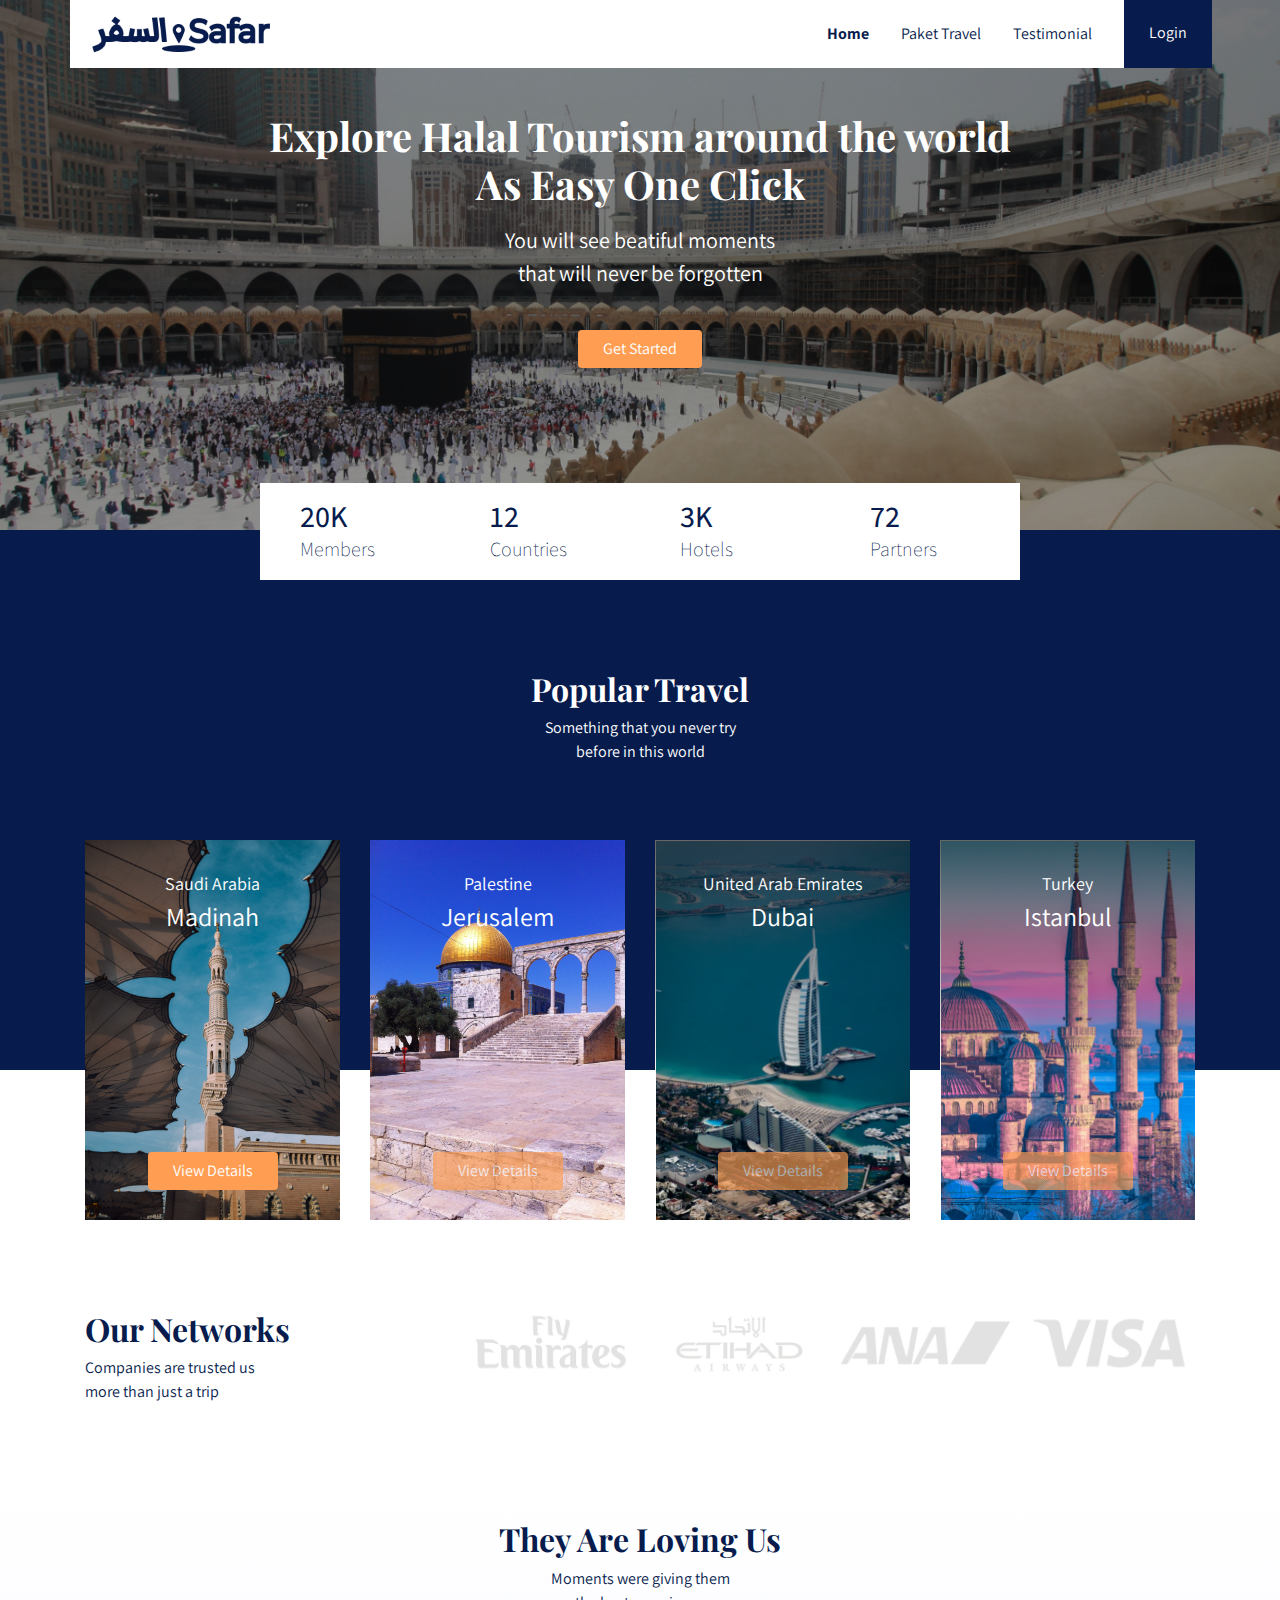
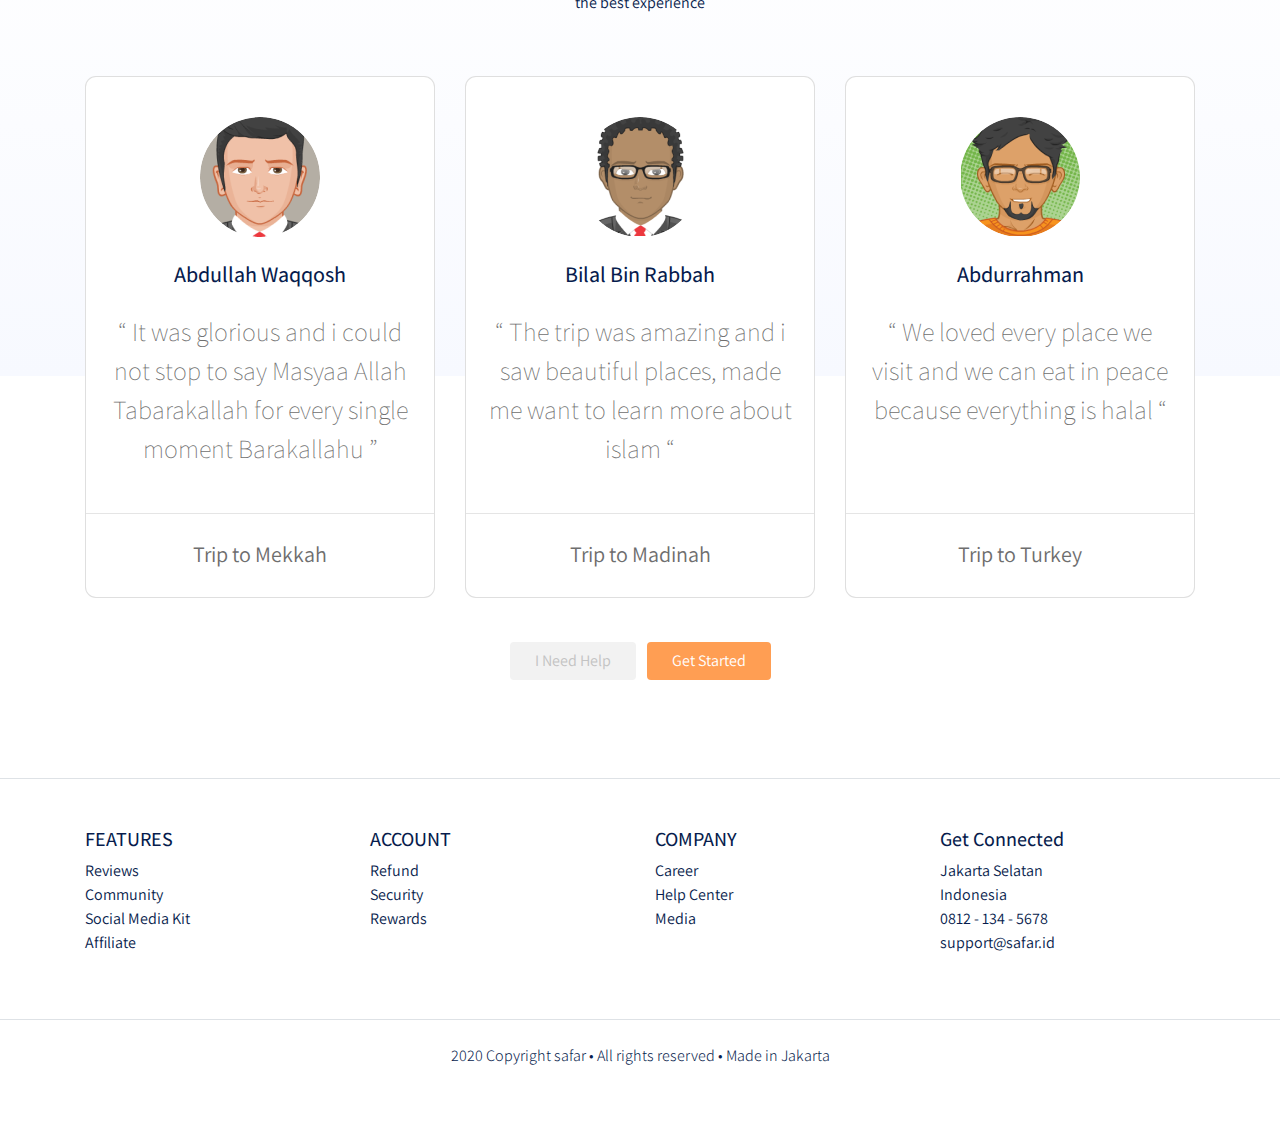
<file: index.html>
<!DOCTYPE html>
<html lang="en">
  <head>
    <meta charset="UTF-8" />
    <meta name="viewport" content="width=device-width, initial-scale=1.0" />
    <meta http-equiv="X-UA-Compatible" content="ie=edge" />
    <title>Safar Halal Tourism</title>
    <link
      rel="stylesheet"
      href="frontend/libraries/bootstrap/css/bootstrap.css"
    />
    <link rel="stylesheet" href="frontend/styles/main.css" />
    <link
      href="https://fonts.googleapis.com/css?family=Assistant:200,400,700&&display=swap"
      rel="stylesheet"
    />
    <link
      href="https://fonts.googleapis.com/css?family=Playfair+Display:400,700&display=swap"
      rel="stylesheet"
    />
  </head>
  <body>
    <!-- Semantic elements -->
    <!-- https://www.w3schools.com/html/html5_semantic_elements.asp -->

    <!-- Bootstrap navbar example -->
    <!-- https://www.w3schools.com/bootstrap4/bootstrap_navbar.asp -->
    <div class="container fixed-top">
      <nav class="row navbar navbar-expand-lg navbar-light bg-white">
        <a class="navbar-brand page-scroll" href="#home">
          <img src="frontend/images/logo.png" alt="" />
        </a>
        <button
          class="navbar-toggler navbar-toggler-right"
          type="button"
          data-toggle="collapse"
          data-target="#navb"
        >
          <span class="navbar-toggler-icon"></span>
        </button>

        <!-- Menu -->
        <div class="collapse navbar-collapse" id="navb">
          <ul class="navbar-nav ml-auto mr-3">
            <li class="nav-item mx-md-2">
              <a class="nav-link page-scroll active" href="#home">Home</a>
            </li>
            <li class="nav-item mx-md-2">
              <a class="nav-link page-scroll" href="#popular">Paket Travel</a>
            </li>
            <!-- <li class="nav-item dropdown">
              <a
                class="nav-link dropdown-toggle"
                href="#"
                id="navbardrop"
                data-toggle="dropdown"
              >
                Services
              </a>
              <div class="dropdown-menu">
                <a class="dropdown-item" href="#">Link 1</a>
                <a class="dropdown-item" href="#">Link 2</a>
                <a class="dropdown-item" href="#">Link 3</a>
              </div>
            </li> -->
            <li class="nav-item mx-md-2">
              <a class="nav-link page-scroll" href="#testimonial">Testimonial</a>
            </li>
          </ul>

          <!-- Mobile button -->
          <form class="form-inline d-sm-block d-md-none">
            <button class="btn btn-login my-2 my-sm-0">
              Login
            </button>
          </form>
          <!-- Desktop Button -->
          <form class="form-inline my-2 my-lg-0 d-none d-md-block">
            <button class="btn btn-login btn-navbar-right my-2 my-sm-0 px-4">
              Login
            </button>
          </form>
        </div>
      </nav>
    </div>
    <header class="text-center" id="home">
      <h1>
        Explore Halal Tourism around the world
        <br />
        As Easy One Click
      </h1>
      <p class="mt-3">
        You will see beatiful moments
        <br />
        that will never be forgotten
      </p>
      <a href="#popular" class="btn btn-get-started px-4 mt-4 page-scroll">
        Get Started
      </a>
    </header>
    <main>
      <div class="container">
        <section class="section-stats row justify-content-center" id="stats">
          <div class="col-3 col-md-2 stats-detail">
            <h2>20K</h2>
            <p>Members</p>
          </div>
          <div class="col-3 col-md-2 stats-detail">
            <h2>12</h2>
            <p>Countries</p>
          </div>
          <div class="col-3 col-md-2 stats-detail">
            <h2>3K</h2>
            <p>Hotels</p>
          </div>
          <div class="col-3 col-md-2 stats-detail">
            <h2>72</h2>
            <p>Partners</p>
          </div>
        </section>
      </div>
      <section class="section-popular" id="popular">
        <div class="container">
          <div class="row">
            <div class="col text-center section-popular-heading">
              <h2>Popular Travel</h2>
              <p>
                Something that you never try
                <br />
                before in this world
              </p>
            </div>
          </div>
        </div>
      </section>
      <section class="section-popular-content" id="popularContent">
        <div class="container">
          <div class="section-popular-travel row justify-content-center">
            <div class="col-sm-6 col-md-4 col-lg-3">
              <div
                class="card-travel text-center d-flex flex-column"
                style="background-image: url('frontend/images/travel-1.jpg');"
              >
                <div class="travel-country">Saudi Arabia</div>
                <div class="travel-location">Madinah</div>
                <div class="travel-button mt-auto">
                  <a href="details.html" class="btn btn-travel-details px-4">
                    View Details
                  </a>
                </div>
              </div>
            </div>
            <div class="col-sm-6 col-md-4 col-lg-3">
              <div
                class="card-travel text-center d-flex flex-column"
                style="background-image: url('frontend/images/travel-2.jpg');"
              >
                <div class="travel-country">Palestine</div>
                <div class="travel-location">Jerusalem</div>
                <div class="travel-button mt-auto">
                  <a href="details.html" class="btn btn-travel-details px-4 disabled">
                    View Details
                  </a>
                </div>
              </div>
            </div>
            <div class="col-sm-6 col-md-4 col-lg-3">
              <div
                class="card-travel text-center d-flex flex-column"
                style="background-image: url('frontend/images/travel-3.jpg');"
              >
                <div class="travel-country">United Arab Emirates</div>
                <div class="travel-location">Dubai</div>
                <div class="travel-button mt-auto">
                  <a href="details.html" class="btn btn-travel-details px-4 disabled" >
                    View Details
                  </a>
                </div>
              </div>
            </div>
            <div class="col-sm-6 col-md-4 col-lg-3">
              <div
                class="card-travel text-center d-flex flex-column"
                style="background-image: url('frontend/images/travel-4.jpg');"
              >
                <div class="travel-country">Turkey</div>
                <div class="travel-location">Istanbul</div>
                <div class="travel-button mt-auto">
                  <a href="details.html" class="btn btn-travel-details px-4 disabled">
                    View Details
                  </a>
                </div>
              </div>
            </div>
          </div>
        </div>
      </section>
      <section class="section-networks" id="networks">
        <div class="container">
          <div class="row">
            <div class="col-md-4">
              <h2>Our Networks</h2>
              <p>
                Companies are trusted us
                <br />
                more than just a trip
              </p>
            </div>
            <div class="col-md-8 text-center">
              <img src="frontend/images/partner.png" class="img-patner" />
            </div>
          </div>
        </div>
      </section>
      <section class="section-testimonials-heading" id="testimonial">
        <div class="container">
          <div class="row">
            <div class="col text-center">
              <h2>They Are Loving Us</h2>
              <p>
                Moments were giving them
                <br />
                the best experience
              </p>
            </div>
          </div>
        </div>
      </section>
      <section class="section-testimonials-content" id="testimonialsContent">
        <div class="container">
          <div
            class="section-popular-travel row justify-content-center match-height"
          >
            <div class="col-sm-6 col-md-6 col-lg-4">
              <div class="card card-testimonial text-center">
                <div class="testimonial-content">
                  <img
                    src="frontend/images/avatar-1.png"
                    alt=""
                    class="mb-4 rounded-circle"
                  />
                  <h3 class="mb-4">Abdullah Waqqosh</h3>
                  <p class="testimonials">
                    “ It was glorious and i could
                    not stop to say Masyaa Allah Tabarakallah for
                    every single moment
                    Barakallahu ”
                  </p>
                </div>
                <hr />
                <p class="trip-to mt-2">Trip to Mekkah</p>
              </div>
            </div>
            <div class="col-sm-6 col-md-6 col-lg-4">
              <div class="card card-testimonial text-center">
                <div class="testimonial-content">
                  <img
                    src="frontend/images/avatar-2.png"
                    alt=""
                    class="mb-4 rounded-circle"
                  />
                  <h3 class="mb-4">Bilal Bin Rabbah</h3>
                  <p class="testimonials">
                    “ The trip was amazing and
                    i saw beautiful places,
                    made me want to learn more about islam “
                  </p>
                </div>
                <hr />
                <p class="trip-to mt-2">Trip to Madinah</p>
              </div>
            </div>
            <div class="col-sm-6 col-md-6 col-lg-4">
              <div class="card card-testimonial text-center">
                <div class="testimonial-content mb-auto">
                  <img
                    src="frontend/images/avatar-3.png"
                    alt=""
                    class="mb-4 rounded-circle"
                  />
                  <h3 class="mb-4">Abdurrahman</h3>
                  <p class="testimonials">
                    “ We loved every place 
                    we visit and we can eat 
                    in peace because everything 
                    is halal “
                  </p>
                </div>
                <hr />
                <p class="trip-to mt-2">Trip to Turkey</p>
              </div>
            </div>
          </div>
          <div class="row">
            <div class="col-12 text-center">
              <a href="#" class="btn btn-need-help px-4 mt-4 mx-1">
                I Need Help
              </a>
              <a href="#" class="btn btn-get-started px-4 mt-4 mx-1">
                Get Started
              </a>
            </div>
          </div>
        </div>
      </section>
    </main>
    <footer class="section-footer mt-5 mb-4 border-top">
      <div class="container pt-5 pb-5">
        <div class="row justify-content-center">
          <div class="col-12">
            <div class="row">
              <div class="col-12">
                <div class="row">
                  <div class="col-12 col-lg-3">
                    <h5>FEATURES</h5>
                    <ul class="list-unstyled">
                      <li>
                        <a href="#">Reviews</a>
                      </li>
                      <li>
                        <a href="#">Community</a>
                      </li>
                      <li>
                        <a href="#">Social Media Kit</a>
                      </li>
                      <li>
                        <a href="#">Affiliate</a>
                      </li>
                    </ul>
                  </div>
                  <div class="col-12 col-lg-3">
                    <h5>ACCOUNT</h5>
                    <ul class="list-unstyled">
                      <li><a href="#">Refund</a></li>
                      <li><a href="#">Security</a></li>
                      <li><a href="#">Rewards</a></li>
                    </ul>
                  </div>
                  <div class="col-12 col-lg-3">
                    <h5>COMPANY</h5>
                    <ul class="list-unstyled">
                      <li><a href="#">Career</a></li>
                      <li><a href="#">Help Center</a></li>
                      <li><a href="#">Media</a></li>
                    </ul>
                  </div>
                  <div class="col-12 col-lg-3">
                    <h5>Get Connected</h5>
                    <ul class="list-unstyled">
                      <li>Jakarta Selatan</li>
                      <li>Indonesia</li>
                      <li>0812 - 134 - 5678</li>
                      <li>support@safar.id</li>
                    </ul>
                  </div>
                </div>
              </div>
            </div>
          </div>
        </div>
      </div>
      <div class="container-fluid">
        <div
          class="row border-top justify-content-center align-items-center pt-4"
        >
          <div class="col-auto text-gray-500 font-weight-light">
            2020 Copyright safar • All rights reserved • Made in Jakarta
          </div>
        </div>
      </div>
    </footer>
    <script src="frontend/libraries/retina/retina.js"></script>
    <script src="frontend/libraries/jquery/jquery-3.4.1.min.js"></script>
    <script src="frontend/libraries/bootstrap/js/bootstrap.js"></script>
    <script>
      $('.page-scroll').on('click', function() {
          //ambil isi href
          var tujuan = $(this).attr('href');
          //tangkap elemen ybs
          var elemenTujuan = $(tujuan);
  
          //pindahkan scroll
          $('html,body').animate({
              scrollTop: elemenTujuan.offset().top - 10
          }, 1250, 'swing');
  
          e.preventDefault();
      });
    </script>
  </body>
</html>
</file>
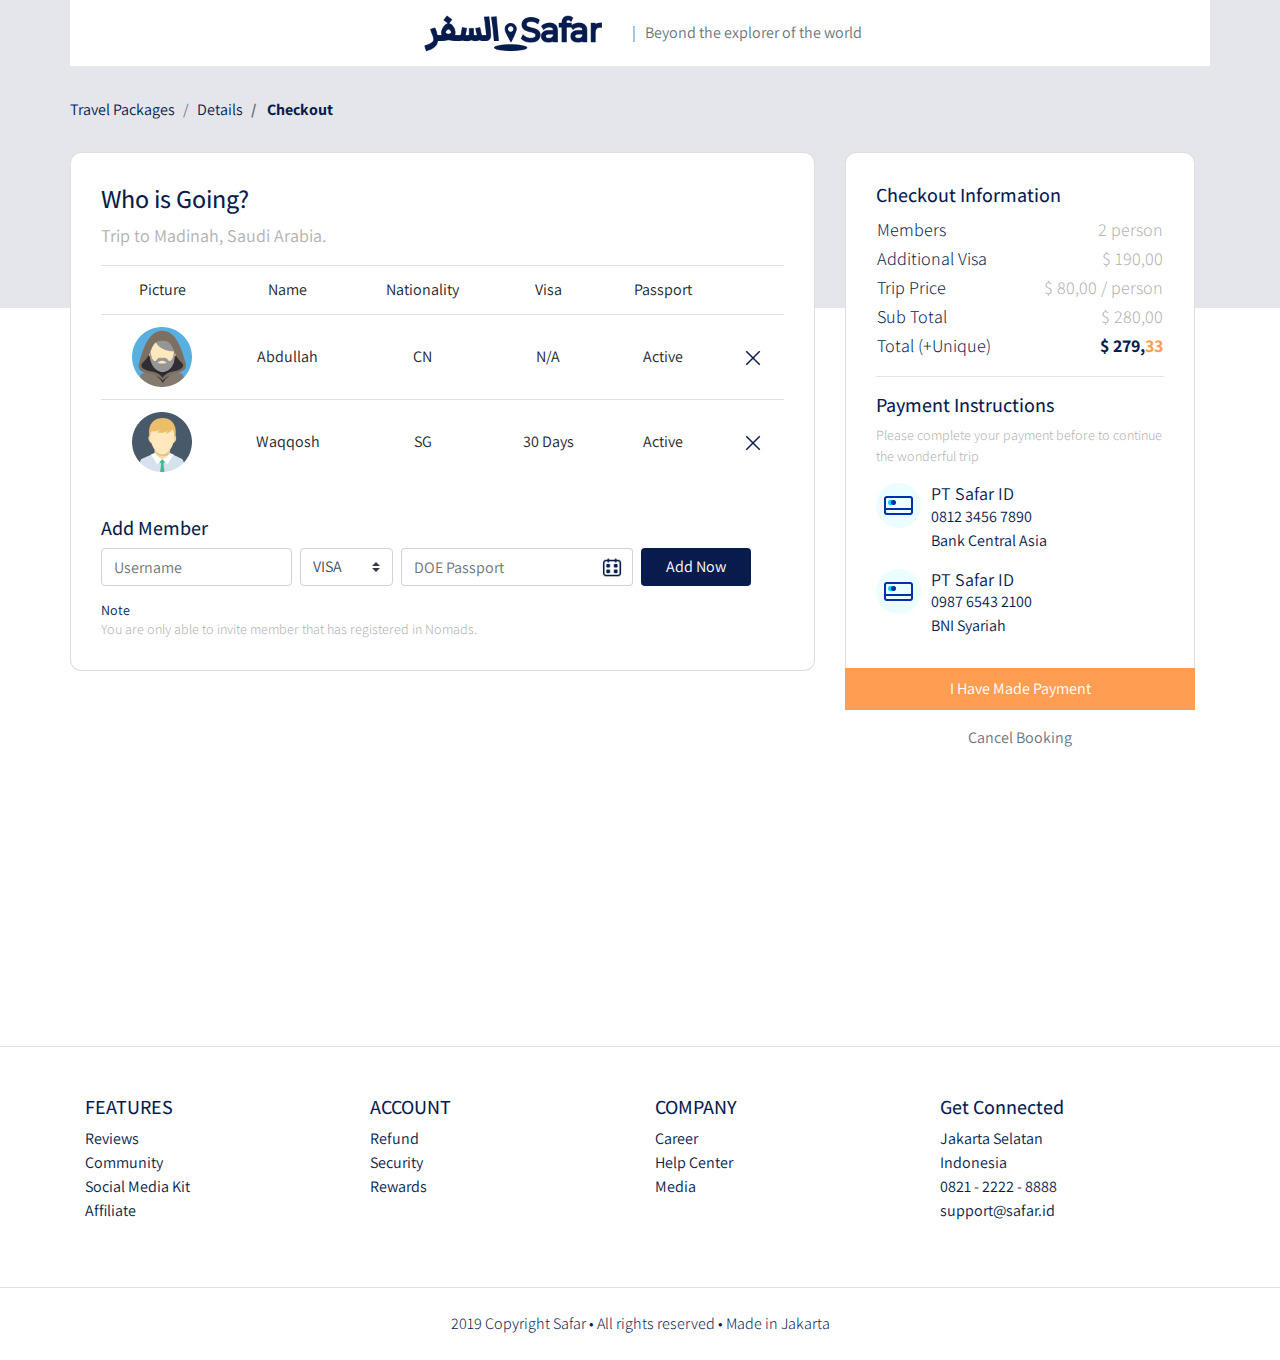
<file: checkout.html>
<!DOCTYPE html>
<html lang="en">
  <head>
    <meta charset="UTF-8" />
    <meta name="viewport" content="width=device-width, initial-scale=1.0" />
    <meta http-equiv="X-UA-Compatible" content="ie=edge" />
    <title>Details</title>
    <link
      rel="stylesheet"
      href="frontend/libraries/bootstrap/css/bootstrap.css"
    />
    <link rel="stylesheet" href="frontend/styles/main.css" />
    <link
      href="https://fonts.googleapis.com/css?family=Assistant:200,400,700&&display=swap"
      rel="stylesheet"
    />
    <link
      href="https://fonts.googleapis.com/css?family=Playfair+Display:400,700&display=swap"
      rel="stylesheet"
    />
    <link rel="stylesheet" href="frontend/libraries/xzoom/dist/xzoom.css" />
    <link rel="stylesheet" href="frontend/libraries/gijgo/css/gijgo.min.css" />
  </head>
  <body>
    <!-- Semantic elements -->
    <!-- https://www.w3schools.com/html/html5_semantic_elements.asp -->

    <!-- Bootstrap navbar example -->
    <!-- https://www.w3schools.com/bootstrap4/bootstrap_navbar.asp -->
    <div class="container">
      <nav class="row navbar navbar-expand-lg navbar-light bg-white">
        <div class="navbar-nav ml-auto mr-auto mr-sm-auto mr-lg-0 mr-md-auto">
          <a class="navbar-brand" href="index.html">
            <img src="frontend/images/logo.png" alt="" />
          </a>
        </div>
        <ul class="navbar-nav mr-auto d-none d-lg-block">
          <li>
            <span class="text-muted"
              >| &nbsp; Beyond the explorer of the world</span
            >
          </li>
        </ul>
      </nav>
    </div>
    <main>
      <section class="section-details-header"></section>
      <section class="section-details-content">
        <div class="container">
          <div class="row">
            <div class="col p-0 pl-3 pl-lg-0">
              <nav aria-label="breadcrumb">
                <ol class="breadcrumb">
                  <li class="breadcrumb-item" aria-current="page">
                    Travel Packages
                  </li>
                  <li class="breadcrumb-item" aria-current="page">Details</li>
                  <li class="breadcrumb-item active" aria-current="page">
                    Checkout
                  </li>
                </ol>
              </nav>
            </div>
          </div>
          <div class="row">
            <div class="col-lg-8 pl-lg-0">
              <div class="card card-details mb-3">
                <h1>Who is Going?</h1>
                <p>Trip to Madinah, Saudi Arabia.</p>
                <div class="attendee">
                  <table class="table table-responsive-sm text-center">
                    <thead>
                      <tr>
                        <td scope="col">Picture</td>
                        <td scope="col">Name</td>
                        <td scope="col">Nationality</td>
                        <td scope="col">Visa</td>
                        <td scope="col">Passport</td>
                        <td scope="col"></td>
                      </tr>
                    </thead>
                    <tbody>
                      <tr>
                        <td>
                          <img
                            src="frontend/images/avatar-4.png"
                            alt=""
                            height="60"
                          />
                        </td>
                        <td class="align-middle">Abdullah</td>
                        <td class="align-middle">CN</td>
                        <td class="align-middle">N/A</td>
                        <td class="align-middle">Active</td>
                        <td class="align-middle">
                          <a href="#">
                            <img src="frontend/images/ic_remove.png" alt="" />
                          </a>
                        </td>
                      </tr>
                      <tr>
                        <td>
                          <img
                            src="frontend/images/avatar-5.png"
                            alt=""
                            height="60"
                          />
                        </td>
                        <td class="align-middle">Waqqosh</td>
                        <td class="align-middle">SG</td>
                        <td class="align-middle">30 Days</td>
                        <td class="align-middle">Active</td>
                        <td class="align-middle">
                          <a href="#">
                            <img src="frontend/images/ic_remove.png" alt="" />
                          </a>
                        </td>
                      </tr>
                    </tbody>
                  </table>
                </div>
                <div class="member mt-3">
                  <h2>Add Member</h2>
                  <form class="form-inline">
                    <label class="sr-only" for="inputUsername">Name</label>
                    <input
                      type="text"
                      class="form-control mb-2 mr-sm-2"
                      id="inputUsername"
                      placeholder="Username"
                    />

                    <label
                      class="sr-only"
                      class="mr-2"
                      for="inlineFormCustomSelectPref"
                      >Preference</label
                    >
                    <select
                      class="custom-select mb-2 mr-sm-2"
                      id="inlineFormCustomSelectPref"
                    >
                      <option selected value="">VISA</option>
                      <option value="2">30 Days</option>
                      <option value="3">N/A</option>
                    </select>

                    <label class="sr-only" for="doePassport"
                      >DOE Passport</label
                    >
                    <div class="input-group mb-2 mr-sm-2">
                      <input
                        type="text"
                        class="form-control datepicker"
                        id="doePassport"
                        placeholder="DOE Passport"
                      />
                    </div>

                    <button type="submit" class="btn btn-add-now mb-2 px-4">
                      Add Now
                    </button>
                  </form>
                  <h3 class="mt-2 mb-0">Note</h3>
                  <p class="disclaimer mb-0">
                    You are only able to invite member that has registered in
                    Nomads.
                  </p>
                </div>
              </div>
            </div>
            <div class="col-lg-4">
              <div class="card card-details card-right">
                <h2>Checkout Information</h2>
                <table class="trip-informations">
                  <tr>
                    <th width="50%">Members</th>
                    <td width="50%" class="text-right">2 person</td>
                  </tr>
                  <tr>
                    <th width="50%">Additional Visa</th>
                    <td width="50%" class="text-right">$ 190,00</td>
                  </tr>
                  <tr>
                    <th width="50%">Trip Price</th>
                    <td width="50%" class="text-right">$ 80,00 / person</td>
                  </tr>
                  <tr>
                    <th width="50%">Sub Total</th>
                    <td width="50%" class="text-right">$ 280,00</td>
                  </tr>
                  <tr>
                    <th width="50%">Total (+Unique)</th>
                    <td width="50%" class="text-right text-total">
                      <span class="text-blue">$ 279,</span
                      ><span class="text-orange">33</span>
                    </td>
                  </tr>
                </table>

                <hr />
                <h2>Payment Instructions</h2>
                <p class="payment-instructions">
                  Please complete your payment before to continue the wonderful
                  trip
                </p>
                <div class="bank">
                  <div class="bank-item pb-3">
                    <img
                      src="frontend/images/ic_bank.png"
                      alt=""
                      class="bank-image"
                    />
                    <div class="description">
                      <h3>PT Safar ID</h3>
                      <p>
                        0812 3456 7890 <br />
                        Bank Central Asia
                      </p>
                    </div>
                    <div class="clearfix"></div>
                  </div>
                  <div class="bank-item">
                    <img
                      src="frontend/images/ic_bank.png"
                      alt=""
                      class="bank-image"
                    />
                    <div class="description">
                      <h3>PT Safar ID</h3>
                      <p>
                        0987 6543 2100 <br />
                        BNI Syariah
                      </p>
                    </div>
                    <div class="clearfix"></div>
                  </div>
                </div>
              </div>
              <div class="join-container">
                <a href="#" class="btn btn-block btn-join-now mt-3 py-2"
                  >I Have Made Payment</a
                >
              </div>
              <div class="text-center mt-3">
                <a href="#" class="text-muted">Cancel Booking</a>
              </div>
            </div>
          </div>
        </div>
      </section>
    </main>
    <footer class="section-footer mt-5 mb-4 border-top">
      <div class="container pt-5 pb-5">
        <div class="row justify-content-center">
          <div class="col-12">
            <div class="row">
              <div class="col-12">
                <div class="row">
                  <div class="col-12 col-lg-3">
                    <h5>FEATURES</h5>
                    <ul class="list-unstyled">
                      <li>
                        <a href="#">Reviews</a>
                      </li>
                      <li>
                        <a href="#">Community</a>
                      </li>
                      <li>
                        <a href="#">Social Media Kit</a>
                      </li>
                      <li>
                        <a href="#">Affiliate</a>
                      </li>
                    </ul>
                  </div>
                  <div class="col-12 col-lg-3">
                    <h5>ACCOUNT</h5>
                    <ul class="list-unstyled">
                      <li><a href="#">Refund</a></li>
                      <li><a href="#">Security</a></li>
                      <li><a href="#">Rewards</a></li>
                    </ul>
                  </div>
                  <div class="col-12 col-lg-3">
                    <h5>COMPANY</h5>
                    <ul class="list-unstyled">
                      <li><a href="#">Career</a></li>
                      <li><a href="#">Help Center</a></li>
                      <li><a href="#">Media</a></li>
                    </ul>
                  </div>
                  <div class="col-12 col-lg-3">
                    <h5>Get Connected</h5>
                    <ul class="list-unstyled">
                      <li>Jakarta Selatan</li>
                      <li>Indonesia</li>
                      <li>0821 - 2222 - 8888</li>
                      <li>support@safar.id</li>
                    </ul>
                  </div>
                </div>
              </div>
            </div>
          </div>
        </div>
      </div>
      <div class="container-fluid">
        <div
          class="row border-top justify-content-center align-items-center pt-4"
        >
          <div class="col-auto text-gray-500 font-weight-light">
            2019 Copyright Safar • All rights reserved • Made in Jakarta
          </div>
        </div>
      </div>
    </footer>
    <script src="frontend/libraries/retina/retina.js"></script>
    <script src="frontend/libraries/jquery/jquery-3.4.1.min.js"></script>
    <script src="frontend/libraries/bootstrap/js/bootstrap.js"></script>
    <script src="frontend/libraries/xzoom/dist/xzoom.min.js"></script>
    <script src="frontend/libraries/gijgo/js/gijgo.min.js"></script>
    <script>
      $(document).ready(function () {
        $(".xzoom, .xzoom-gallery").xzoom({
          zoomWidth: 500,
          title: false,
          tint: "#333",
          Xoffset: 15,
        });

        $(".datepicker").datepicker({
          uiLibrary: "bootstrap4",
          icons: {
            rightIcon: '<img src="frontend/images/ic_doe.png" alt="" />',
          },
        });
      });
    </script>
  </body>
</html>
</file>
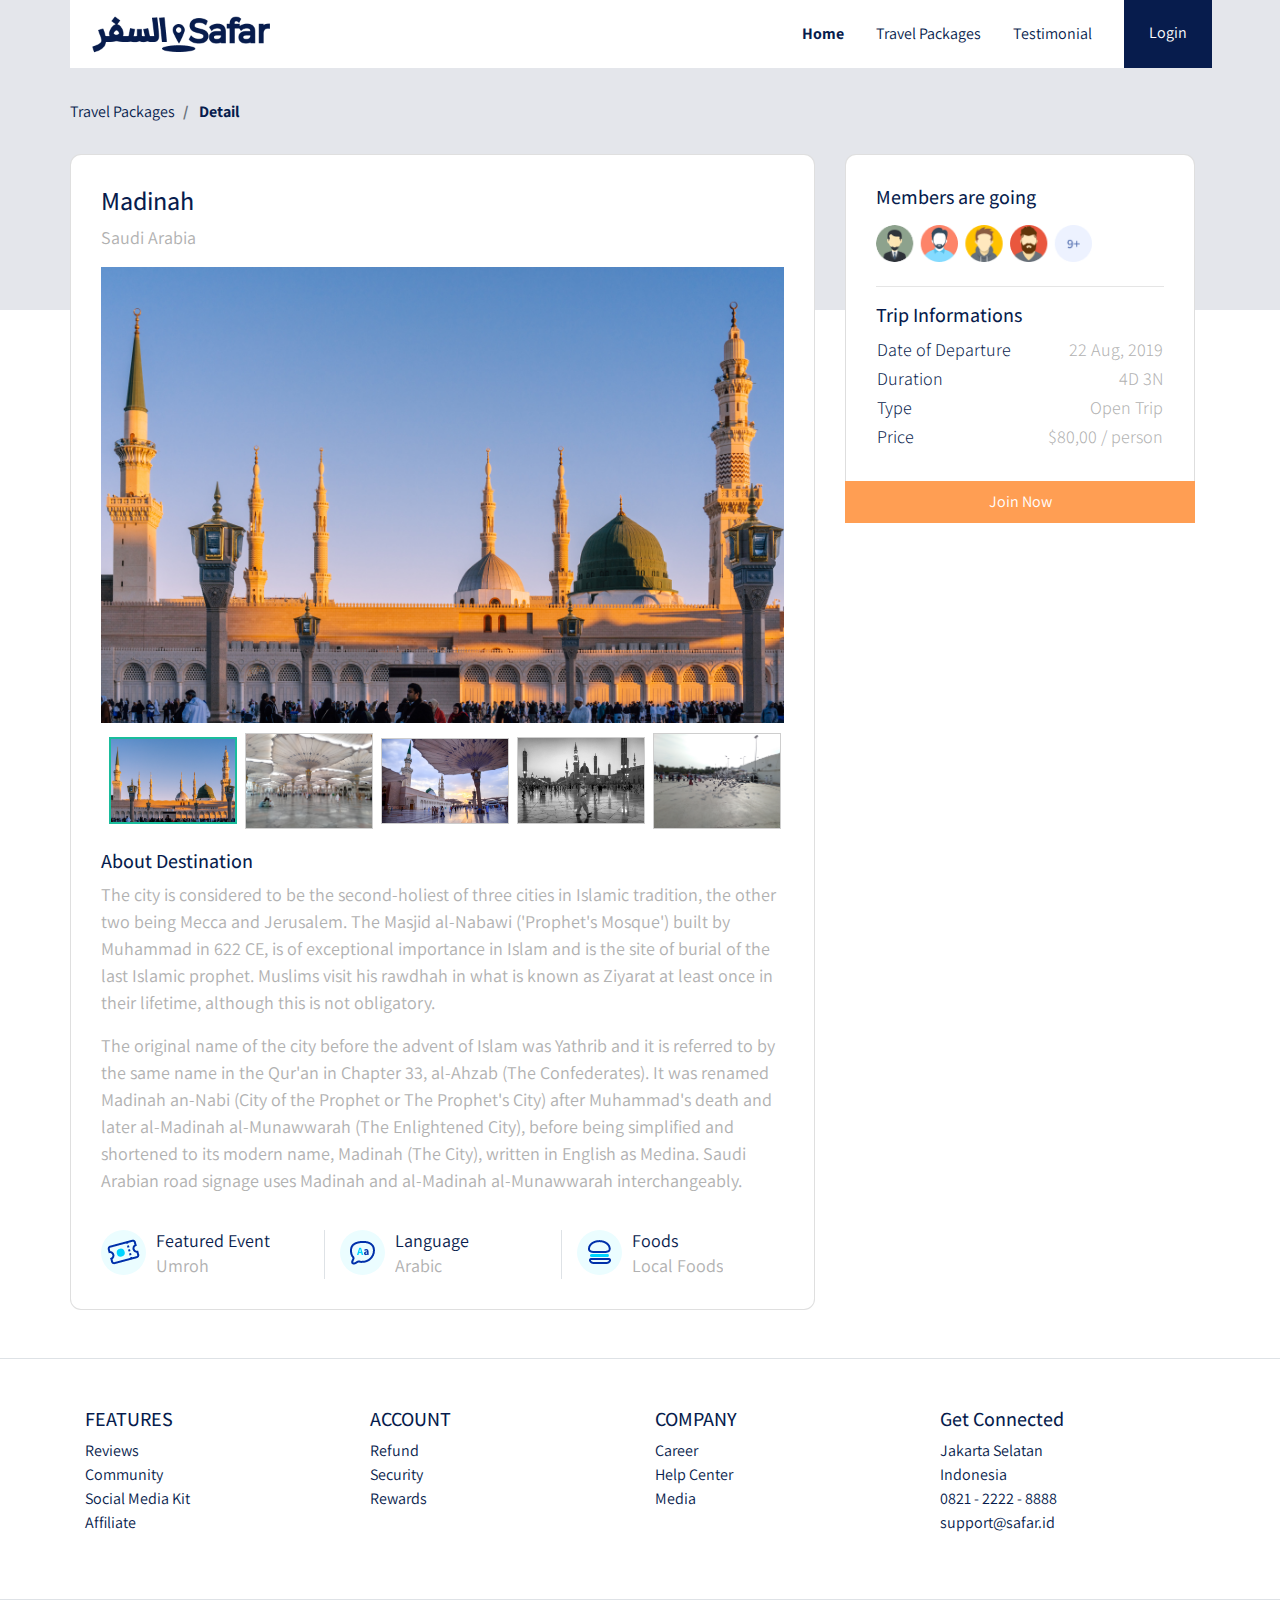
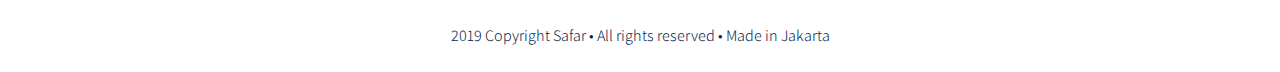
<file: details.html>
<!DOCTYPE html>
<html lang="en">
  <head>
    <meta charset="UTF-8" />
    <meta name="viewport" content="width=device-width, initial-scale=1.0" />
    <meta http-equiv="X-UA-Compatible" content="ie=edge" />
    <title>Details</title>
    <link
      rel="stylesheet"
      href="frontend/libraries/bootstrap/css/bootstrap.css"
    />
    <link rel="stylesheet" href="frontend/styles/main.css" />
    <link
      href="https://fonts.googleapis.com/css?family=Assistant:200,400,700&&display=swap"
      rel="stylesheet"
    />
    <link
      href="https://fonts.googleapis.com/css?family=Playfair+Display:400,700&display=swap"
      rel="stylesheet"
    />
    <link rel="stylesheet" href="frontend/libraries/xzoom/dist/xzoom.css" />
  </head>
  <body>
    <!-- Semantic elements -->
    <!-- https://www.w3schools.com/html/html5_semantic_elements.asp -->

    <!-- Bootstrap navbar example -->
    <!-- https://www.w3schools.com/bootstrap4/bootstrap_navbar.asp -->
    <div class="container">
      <nav class="row navbar navbar-expand-lg navbar-light bg-white">
        <a class="navbar-brand" href="index.html">
          <img src="frontend/images/logo.png" alt="" />
        </a>
        <button
          class="navbar-toggler navbar-toggler-right"
          type="button"
          data-toggle="collapse"
          data-target="#navb"
        >
          <span class="navbar-toggler-icon"></span>
        </button>

        <!-- Menu -->
        <div class="collapse navbar-collapse" id="navb">
          <ul class="navbar-nav ml-auto mr-3">
            <li class="nav-item mx-md-2">
              <a class="nav-link active" href="index.html">Home</a>
            </li>
            <li class="nav-item mx-md-2">
              <a class="nav-link" href="#">Travel Packages</a>
            </li>
            <!-- <li class="nav-item dropdown">
              <a
                class="nav-link dropdown-toggle"
                href="#"
                id="navbardrop"
                data-toggle="dropdown"
              >
                Services
              </a>
              <div class="dropdown-menu">
                <a class="dropdown-item" href="#">Link 1</a>
                <a class="dropdown-item" href="#">Link 2</a>
                <a class="dropdown-item" href="#">Link 3</a>
              </div>
            </li> -->
            <li class="nav-item mx-md-2">
              <a class="nav-link" href="#">Testimonial</a>
            </li>
          </ul>

          <!-- Mobile button -->
          <form class="form-inline d-sm-block d-md-none">
            <button class="btn btn-login my-2 my-sm-0">
              Login
            </button>
          </form>
          <!-- Desktop Button -->
          <form class="form-inline my-2 my-lg-0 d-none d-md-block">
            <button class="btn btn-login btn-navbar-right my-2 my-sm-0 px-4">
              Login
            </button>
          </form>
        </div>
      </nav>
    </div>
    <main>
      <section class="section-details-header"></section>
      <section class="section-details-content">
        <div class="container">
          <div class="row">
            <div class="col p-0 pl-3 pl-lg-0"">
              <nav aria-label="breadcrumb">
                <ol class="breadcrumb">
                  <li class="breadcrumb-item" aria-current="page">
                    Travel Packages
                  </li>
                  <li class="breadcrumb-item active" aria-current="page">
                    Detail
                  </li>
                </ol>
              </nav>
            </div>
          </div>
          <div class="row">
            <div class="col-lg-8 pl-lg-0">
              <div class="card card-details">
                <h1>Madinah</h1>
                <p>
                  Saudi Arabia
                </p>
                <div class="gallery">
                  <div class="xzoom-container">
                    <img
                      class="xzoom"
                      id="xzoom-default"
                      src="frontend/images/details-1-1.jpg"
                      xoriginal="frontend/images/details-1-1.jpg"
                    />
                    <div class="xzoom-thumbs">
                      <a href="frontend/images/details-1-1.jpg"
                        ><img
                          class="xzoom-gallery"
                          width="128"
                          src="frontend/images/details-1-1.jpg"
                          xpreview="frontend/images/details-1-1.jpg"
                      /></a>
                      <a href="frontend/images/details-1-2.jpg"
                        ><img
                          class="xzoom-gallery"
                          width="128"
                          src="frontend/images/details-1-2.jpg"
                          xpreview="frontend/images/details-1-2.jpg"
                      /></a>
                      <a href="frontend/images/details-1-3.jpg"
                        ><img
                          class="xzoom-gallery"
                          width="128"
                          src="frontend/images/details-1-3.jpg"
                          xpreview="frontend/images/details-1-3.jpg"
                      /></a>
                      <a href="frontend/images/details-1-4.jpg"
                        ><img
                          class="xzoom-gallery"
                          width="128"
                          src="frontend/images/details-1-4.jpg"
                          xpreview="frontend/images/details-1-4.jpg"
                      /></a>
                      <a href="frontend/images/details-1-5.jpg"
                        ><img
                          class="xzoom-gallery"
                          width="128"
                          src="frontend/images/details-1-5.jpg"
                          xpreview="frontend/images/details-1-5.jpg"
                      /></a>
                    </div>
                  </div>
                  <h2>About Destination</h2>
                  <p>
                    The city is considered to be the second-holiest of three cities in Islamic tradition, 
                    the other two being Mecca and Jerusalem. The Masjid al-Nabawi ('Prophet's Mosque') 
                    built by Muhammad in 622 CE, is of exceptional importance in Islam and is the 
                    site of burial of the last Islamic prophet. Muslims visit his rawdhah in 
                    what is known as Ziyarat at least once in their lifetime, although 
                    this is not obligatory.  
                  </p>
                  <p>
                    The original name of the city before the advent of Islam was Yathrib and it is referred to by 
                    the same name in the Qur'an in Chapter 33, al-Ahzab (The Confederates).
                    It was renamed Madinah an-Nabi (City of the Prophet or The Prophet's City) after Muhammad's 
                    death and later al-Madinah al-Munawwarah (The Enlightened City), before being simplified 
                    and shortened to its modern name, Madinah (The City), written in English as Medina. 
                    Saudi Arabian road signage uses Madinah and al-Madinah al-Munawwarah 
                    interchangeably.
                  </p>
                  <div class="features row pt-3">
                    <div class="col-md-4">
                      <img
                        src="frontend/images/ic_event.png"
                        alt=""
                        class="features-image"
                      />
                      <div class="description">
                        <h3>Featured Event</h3>
                        <p>Umroh</p>
                      </div>
                    </div>
                    <div class="col-md-4 border-left">
                      <img
                        src="frontend/images/ic_bahasa.png"
                        alt=""
                        class="features-image"
                      />
                      <div class="description">
                        <h3>Language</h3>
                        <p>Arabic</p>
                      </div>
                    </div>
                    <div class="col-md-4 border-left">
                      <img
                        src="frontend/images/ic_foods.png"
                        alt=""
                        class="features-image"
                      />
                      <div class="description">
                        <h3>Foods</h3>
                        <p>Local Foods</p>
                      </div>
                    </div>
                  </div>
                </div>
              </div>
            </div>
            <div class="col-lg-4">
              <div class="card card-details card-right">
                <h2>Members are going</h2>
                <div class="members my-2">
                  <img src="frontend/images/members.png" alt="" class="w-75" />
                </div>
                <hr />
                <h2>Trip Informations</h2>
                <table class="trip-informations">
                  <tr>
                    <th width="50%">Date of Departure</th>
                    <td width="50%" class="text-right">22 Aug, 2019</td>
                  </tr>
                  <tr>
                    <th width="50%">Duration</th>
                    <td width="50%" class="text-right">4D 3N</td>
                  </tr>
                  <tr>
                    <th width="50%">Type</th>
                    <td width="50%" class="text-right">Open Trip</td>
                  </tr>
                  <tr>
                    <th width="50%">Price</th>
                    <td width="50%" class="text-right">$80,00 / person</td>
                  </tr>
                </table>
              </div>
              <div class="join-container">
                <a href="checkout.html" class="btn btn-block btn-join-now mt-3 py-2"
                  >Join Now</a
                >
              </div>
            </div>
          </div>
        </div>
      </section>
    </main>
    <footer class="section-footer mt-5 mb-4 border-top">
      <div class="container pt-5 pb-5">
        <div class="row justify-content-center">
          <div class="col-12">
            <div class="row">
              <div class="col-12">
                <div class="row">
                  <div class="col-12 col-lg-3">
                    <h5>FEATURES</h5>
                    <ul class="list-unstyled">
                      <li>
                        <a href="#">Reviews</a>
                      </li>
                      <li>
                        <a href="#">Community</a>
                      </li>
                      <li>
                        <a href="#">Social Media Kit</a>
                      </li>
                      <li>
                        <a href="#">Affiliate</a>
                      </li>
                    </ul>
                  </div>
                  <div class="col-12 col-lg-3">
                    <h5>ACCOUNT</h5>
                    <ul class="list-unstyled">
                      <li><a href="#">Refund</a></li>
                      <li><a href="#">Security</a></li>
                      <li><a href="#">Rewards</a></li>
                    </ul>
                  </div>
                  <div class="col-12 col-lg-3">
                    <h5>COMPANY</h5>
                    <ul class="list-unstyled">
                      <li><a href="#">Career</a></li>
                      <li><a href="#">Help Center</a></li>
                      <li><a href="#">Media</a></li>
                    </ul>
                  </div>
                  <div class="col-12 col-lg-3">
                    <h5>Get Connected</h5>
                    <ul class="list-unstyled">
                      <li>Jakarta Selatan</li>
                      <li>Indonesia</li>
                      <li>0821 - 2222 - 8888</li>
                      <li>support@safar.id</li>
                    </ul>
                  </div>
                </div>
              </div>
            </div>
          </div>
        </div>
      </div>
      <div class="container-fluid">
        <div
          class="row border-top justify-content-center align-items-center pt-4"
        >
          <div class="col-auto text-gray-500 font-weight-light">
            2019 Copyright Safar • All rights reserved • Made in Jakarta
          </div>
        </div>
      </div>
    </footer>
    <script src="frontend/libraries/retina/retina.js"></script>
    <script src="frontend/libraries/jquery/jquery-3.4.1.min.js"></script>
    <script src="frontend/libraries/bootstrap/js/bootstrap.js"></script>
    <script src="frontend/libraries/xzoom/dist/xzoom.min.js"></script>
    <script>
      $(document).ready(function() {
        $('.xzoom, .xzoom-gallery').xzoom({
          zoomWidth: 500,
          title: false,
          tint: '#333',
          Xoffset: 15
        });
      });
    </script>
  </body>
</html>
</file>
<file: frontend/styles/main.css>
body {
  background-color: #fff;
  font-family: 'Assistant', sans-serif;
  color: #071C4D;
}

.navbar-brand img {
  max-height: 40px;
}

.btn-navbar-right {
  margin-top: -10px !important;
  margin-bottom: -8px !important;
  margin-right: -18px !important;
  height: 70px;
  border-radius: 0;
}

.navbar-light .navbar-nav .nav-link {
  color: #071C4D;
}

.navbar-light .navbar-nav .nav-link.active {
  font-weight: bold;
  color: #071C4D !important;
}

.btn-login {
  background-color: #071C4D;
  color: #fff;
}

.btn-login:hover {
  color: #fff;
}

header {
  margin-top: -68px;
  padding: 180px 0 165px;
  background-image: url("../images/banner.png");
  background-size: cover;
}

header h1,
header p {
  color: #fff;
}

header h1 {
  font-family: 'Playfair Display', serif;
  font-weight: bold;
}

header p {
  font-size: 22px;
}

header .btn-get-started {
  background-color: #FF9E53;
  color: #fff;
}

header .btn-get-started:hover {
  color: #fff;
}

.section-stats {
  margin-top: -50px;
}

.section-stats .stats-detail {
  padding-top: 15px;
  background: #fff;
  padding-left: 40px;
}

.section-stats h2 {
  font-size: 30px;
  margin-bottom: 0;
}

.section-stats p {
  font-size: 20px;
  font-weight: lighter;
}

.section-popular {
  min-height: 540px;
  background: #071C4D;
  margin-top: -50px;
  margin-bottom: -230px;
}

.section-popular .section-popular-heading {
  margin-top: 140px;
}

.section-popular .section-popular-heading h2,
.section-popular .section-popular-heading p {
  color: #fff;
}

.section-popular .section-popular-heading h2 {
  font-family: 'Playfair Display', serif;
  font-weight: bold;
}

.section-popular-content .section-popular-travel .card-travel {
  min-height: 380px;
  background: #fff;
  color: #fff;
  padding: 30px;
  background-size: cover;
  margin-bottom: 20px;
}

.section-popular-content .section-popular-travel .card-travel .travel-country {
  font-size: 18px;
  color: #fff;
}

.section-popular-content .section-popular-travel .card-travel .travel-location {
  font-size: 26px;
  color: #fff;
}

.section-popular-content .section-popular-travel .card-travel .travel-button .btn-travel-details {
  background-color: #FF9E53;
  color: #fff;
}

.section-popular-content .section-popular-travel .card-travel .travel-button .btn-travel-details:hover {
  color: #fff;
}

.section-networks {
  background-color: #fff;
  margin-top: -170px;
  padding-top: 240px;
  padding-bottom: 50px;
}

.section-networks h2 {
  font-family: 'Playfair Display', serif;
  font-weight: bold;
}

.section-networks img {
  max-width: 100%;
}

.section-testimonials-heading {
  background: -webkit-gradient(linear, left top, left bottom, from(#fff), to(#f7f9ff));
  background: linear-gradient(#fff 0%, #f7f9ff 100%);
  padding-top: 50px;
  min-height: 506px;
}

.section-testimonials-heading h2 {
  font-family: 'Playfair Display', serif;
  font-weight: bold;
}

.section-testimonials-content {
  margin-top: -300px;
  padding-bottom: 50px;
}

.section-testimonials-content .card-testimonial {
  padding: 40px 20px 10px;
  border-radius: 11px;
  margin-bottom: 20px;
}

.section-testimonials-content .card-testimonial .testimonial-content {
  min-height: 380px;
}

.section-testimonials-content .card-testimonial h3 {
  font-size: 22px;
}

.section-testimonials-content .card-testimonial .testimonials {
  font-size: 26px;
  text-align: center;
  color: #6e6e6e;
  font-weight: 200;
}

.section-testimonials-content .card-testimonial .trip-to {
  font-weight: normal;
  font-size: 22px;
  color: #6e6e6e;
}

.section-testimonials-content .card-testimonial hr {
  margin-left: -20px;
  margin-right: -20px;
}

.section-testimonials-content .btn-get-started {
  background-color: #FF9E53;
  color: #fff;
}

.section-testimonials-content .btn-get-started:hover {
  color: #fff;
}

.section-testimonials-content .btn-need-help {
  background-color: #F2F2F2;
  color: #C3C3C3;
}

.section-testimonials-content .btn-need-help:hover {
  color: #C3C3C3;
}

.section-footer a {
  color: #071c4d;
}

.section-details-header {
  min-height: 310px;
  background: #e4e6eb;
  margin-top: -68px;
}

.section-details-content {
  margin-top: -210px;
  min-height: 100vh;
}

.section-details-content .breadcrumb {
  background-color: transparent;
  padding: 0;
  margin-bottom: 30px;
}

.section-details-content .breadcrumb-item.active {
  font-weight: bold;
  color: #071C4D;
}

.section-details-content .card-details {
  padding: 30px;
  border-radius: 11px;
}

.section-details-content .card-details .trip-informations th {
  font-weight: 300;
  font-size: 18px;
  color: #071c4d;
}

.section-details-content .card-details .trip-informations td {
  font-weight: 300;
  font-size: 18px;
  color: #b1b1b1;
}

.section-details-content .card-details .trip-informations .text-blue {
  color: #071C4D;
  font-weight: bold;
}

.section-details-content .card-details .trip-informations .text-orange {
  color: #FF9E53;
  font-weight: bold;
}

.section-details-content .card-details h1 {
  font-size: 26px;
}

.section-details-content .card-details h2 {
  font-size: 20px;
}

.section-details-content .card-details p {
  font-size: 18px;
  color: #b1b1b1;
}

.section-details-content .card-details .payment-instructions {
  font-weight: 300;
  font-size: 14px;
  color: #b1b1b1;
}

.section-details-content .card-details .disclaimer {
  font-weight: 300;
  font-size: 14px;
  color: #b1b1b1;
}

.section-details-content .card-right {
  border-bottom-left-radius: 0;
  border-bottom-right-radius: 0;
  border-bottom: none;
}

.section-details-content .gallery .xzoom-container {
  display: block;
}

.section-details-content .gallery .xzoom-container .xzoom {
  width: 100%;
  -webkit-box-shadow: none;
          box-shadow: none;
  margin-bottom: 10px;
}

.section-details-content .gallery .xzoom-container .xactive {
  border: 2px solid #1abc9c;
  -webkit-box-shadow: none;
          box-shadow: none;
}

.section-details-content .features {
  margin-top: 20px;
}

.section-details-content .features h3 {
  font-size: 18px;
  color: #071c4d;
  margin-bottom: 0;
}

.section-details-content .features p {
  margin-bottom: 0;
}

.section-details-content .features .description {
  margin-left: 10px;
  overflow: hidden;
  float: left;
}

.section-details-content .features .features-image {
  width: 45px;
  height: 45px;
  float: left;
}

.section-details-content .join-container {
  margin-top: -16px;
}

.section-details-content .btn-join-now {
  background-color: #FF9E53;
  color: #fff;
  border-radius: 0;
}

.section-details-content .btn-join-now:hover {
  color: #fff;
}

.section-details-content .bank .bank-item h3 {
  font-size: 18px;
  color: #071c4d;
  margin-bottom: 0;
}

.section-details-content .bank .bank-item p {
  margin-bottom: 0;
}

.section-details-content .bank .bank-item .description {
  margin-left: 10px;
  overflow: hidden;
  float: left;
}

.section-details-content .bank .bank-item .description p {
  font-family: Assistant;
  font-weight: normal;
  font-size: 16px;
  text-align: left;
  color: #071c4d;
}

.section-details-content .bank .bank-item .bank-image {
  width: 45px;
  height: 45px;
  float: left;
}

.section-details-content .btn-add-now {
  background-color: #071C4D;
  color: #fff;
}

.section-details-content .btn-add-now:hover {
  color: #fff;
}

.section-details-content .input-group-text {
  background-color: transparent;
}

.section-details-content h3 {
  font-weight: 400;
  font-size: 14px;
  color: #071c4d;
}

.section-details-content .gj-datepicker .datepicker {
  border-right: 0;
}

.section-details-content .gj-datepicker .input-group-append .btn {
  padding-right: 30px;
}
/*# sourceMappingURL=main.css.map */
</file>
<file: frontend/libraries/xzoom/dist/xzoom.css>
/* Compatibility styles for frameworks like bootstrap, foundation e.t.c */
.xzoom-source img, .xzoom-preview img, .xzoom-lens img {
  display: block;
  max-width: none;
  max-height: none;
  -webkit-transition: none;
  -moz-transition: none;
  -o-transition: none;
  transition: none;
}
/* --------------- */

/* xZoom Styles below */
.xzoom-container { 
  display: inline-block;
}

.xzoom-thumbs {
  text-align: center;
  margin-bottom: 10px;
}

.xzoom { 
  -webkit-box-shadow: 0px 0px 5px 0px rgba(0,0,0,0.5);
  -moz-box-shadow: 0px 0px 5px 0px rgba(0,0,0,0.5);
  box-shadow: 0px 0px 5px 0px rgba(0,0,0,0.5);  
}
.xzoom2, .xzoom3, .xzoom4, .xzoom5 {
  -webkit-box-shadow: 0px 0px 5px 0px rgba(0,0,0,0.5);
  -moz-box-shadow: 0px 0px 5px 0px rgba(0,0,0,0.5);
  box-shadow: 0px 0px 5px 0px rgba(0,0,0,0.5);
}

/* Thumbs */
.xzoom-gallery, .xzoom-gallery2, .xzoom-gallery3, .xzoom-gallery4, .xzoom-gallery5 {
  border: 1px solid #cecece;
  margin-left: 5px;
  margin-bottom: 10px;
}

.xzoom-source, .xzoom-hidden {
  display: block;
  position: static;
  float: none;
  clear: both;
}

/* Everything out of border is hidden */
.xzoom-hidden {
  overflow: hidden;
}

/* Preview */
.xzoom-preview {
  border: 1px solid #888;
  background: #2f4f4f;
  box-shadow: -0px -0px 10px rgba(0,0,0,0.50);
}

/* Lens */
.xzoom-lens {
  border: 1px solid #555;
  box-shadow: -0px -0px 10px rgba(0,0,0,0.50);
  cursor: crosshair;
}

/* Loading */
.xzoom-loading {
  background-position: center center;
  background-repeat: no-repeat;
  border-radius: 100%;
  opacity: .7;
  background: url(../images/xloading.gif);
  width: 48px;
  height: 48px;
}

/* Additional class that applied to thumb when it is active */
.xactive {
  -webkit-box-shadow: 0px 0px 3px 0px rgba(74,169,210,1);
  -moz-box-shadow: 0px 0px 3px 0px rgba(74,169,210,1);
  box-shadow: 0px 0px 3px 0px rgba(74,169,210,1); 
  border: 1px solid #4aaad2;
}

/* Caption */
.xzoom-caption {
  position: absolute;
  bottom: -43px;
  left: 0;
  background: #000;
  width: 100%;
  text-align: left;
}

.xzoom-caption span {
  color: #fff;
  font-family: Arial, sans-serif;
  display: block;
  font-size: 0.75em;
  font-weight: bold;
  padding: 10px;
}
</file>
<file: frontend/libraries/gijgo/css/gijgo.min.css>
.gj-button-md,.gj-text-align-center{text-align:center}.gj-button-md,.gj-modal{overflow:hidden;outline:0}.gj-button-md,.gj-button-md-group{position:relative;vertical-align:middle}.gj-button,.gj-button-md,.gj-cursor-pointer{cursor:pointer}.gj-button{background-color:#f5f5f5;border:1px solid #ddd;color:#000;border-radius:3px;padding:6px 10px}.gj-unselectable{-webkit-touch-callout:none;-webkit-user-select:none;-khtml-user-select:none;-moz-user-select:none;-ms-user-select:none;user-select:none}.gj-row{display:-webkit-box;display:-ms-flexbox;display:flex;-ms-flex-wrap:wrap;flex-wrap:wrap}.gj-margin-left-5{margin-left:5px}.gj-margin-left-10{margin-left:10px}.gj-width-full{width:100%}.gj-font-size-16{font-size:16px}.gj-hidden{display:none}.gj-button-md{background:0 0;border:none;border-radius:2px;color:rgba(0,0,0,.87);height:36px;margin:0;min-width:64px;padding:0 16px;display:inline-block;font-family:Roboto,Helvetica,Arial,sans-serif;font-size:1rem;font-weight:500;text-transform:uppercase;letter-spacing:0;will-change:box-shadow;transition:box-shadow .2s cubic-bezier(.4,0,1,1),background-color .2s cubic-bezier(.4,0,.2,1),color .2s cubic-bezier(.4,0,.2,1);text-decoration:none;line-height:36px;-webkit-user-select:none;-moz-user-select:none;-ms-user-select:none;user-select:none}.gj-button-md:hover{background-color:rgba(158,158,158,.2)}.gj-button-md:disabled{color:rgba(0,0,0,.26);background:0 0}.gj-button-md .gj-icon,.gj-button-md .material-icons{vertical-align:middle}.gj-button-md.gj-button-md-icon{width:24px;height:31px;min-width:24px;padding:0;display:table}ul.gj-list-bootstrap li [data-role=image],ul.gj-list-md li [data-role=checkbox],ul.gj-list-md li [data-role=image]{height:24px;width:24px}.gj-button-md.gj-button-md-icon .gj-icon,.gj-button-md.gj-button-md-icon .material-icons{display:table-cell;margin-right:0;width:24px;height:24px}.gj-button-md.active{background-color:rgba(158,158,158,.4)}.gj-button-md-group{display:inline-block}.gj-textbox-md{border:none;border-bottom:1px solid rgba(0,0,0,.42);display:block;font-family:Helvetica,Arial,sans-serif;font-size:16px;line-height:16px;padding:4px 0;margin:0;width:100%;background:0 0;text-align:left;color:rgba(0,0,0,.87)}.gj-textbox-md:active,.gj-textbox-md:focus{border-bottom:2px solid rgba(0,0,0,.42);outline:0}.gj-textbox-md::placeholder{color:#8e8e8e}.gj-textbox-md:-ms-input-placeholder{color:#8e8e8e}.gj-textbox-md::-ms-input-placeholder{color:#8e8e8e}.gj-md-spacer-24{min-width:24px;width:24px;display:inline-block}.gj-md-spacer-32{min-width:32px;width:32px;display:inline-block}.gj-modal{position:fixed;top:0;right:0;bottom:0;left:0;z-index:1203;display:none;-webkit-overflow-scrolling:touch;background-color:rgba(0,0,0,.54118);transition:.2s ease opacity;will-change:opacity}ul.gj-list li [data-role=wrapper]{display:table;width:100%}ul.gj-list li [data-role=checkbox],ul.gj-list li [data-role=image]{display:table-cell;vertical-align:middle;text-align:center}ul.gj-list li [data-role=display]{display:table-cell;vertical-align:middle;cursor:pointer}ul.gj-list li [data-role=display]:empty:before{content:"\200b"}ul.gj-list-bootstrap{padding-left:0;margin-bottom:0}ul.gj-list-bootstrap li{padding:0}ul.gj-list-bootstrap li [data-role=wrapper]{padding:0 10px}ul.gj-list-bootstrap li [data-role=checkbox]{width:24px;padding:3px}ul.gj-list-bootstrap li [data-role=display]{padding:8px 0 8px 4px}.list-group-item.active ul li,.list-group-item.active:focus ul li,.list-group-item.active:hover ul li{text-shadow:none;color:initial}ul.gj-list-md{padding:0;list-style:none;line-height:24px;letter-spacing:0;color:#616161}.gj-picker-md,ul.gj-list-md li{font-family:Roboto,Helvetica,Arial,sans-serif;font-size:16px;font-weight:400;letter-spacing:.04em;line-height:1}ul.gj-list-md li{display:list-item;list-style-type:none;padding:0;min-height:unset;box-sizing:border-box;align-items:center;cursor:default;overflow:hidden;-webkit-flex-direction:row;-ms-flex-direction:row;flex-direction:row;-webkit-flex-wrap:nowrap;-ms-flex-wrap:nowrap;flex-wrap:nowrap}ul.gj-list-md li [data-role=display]{padding:8px 0 8px 5px;order:0;flex-grow:2;text-decoration:none;box-sizing:border-box;align-items:center;text-align:left;color:rgba(0,0,0,.87)}ul.gj-list-md li.disabled>[data-role=wrapper]>[data-role=display]{color:#9E9E9E}.gj-list-md-active{background:#e0e0e0;color:#3f51b5}.gj-picker{position:absolute;z-index:1203;background-color:#fff}.gj-picker .selected{color:#fff}.gj-picker-md{color:rgba(0,0,0,.87);border:1px solid #E0E0E0}.gj-modal .gj-picker-md{border:0}.gj-picker-md [role=header]{color:rgba(255,255,255,.54);display:flex;background:#2196f3;align-items:baseline;user-select:none;justify-content:center}.gj-picker-md [role=footer]{float:right;padding:10px}.gj-picker-md [role=footer] button.gj-button-md{color:#2196f3;font-weight:700;font-size:13px}.gj-picker-bootstrap{border:1px solid #E0E0E0}.gj-picker-bootstrap .selected{color:#888}.gj-picker-bootstrap [role=header]{background:#eee;color:#AAA}@font-face{font-family:gijgo-material;src:url(../fonts/gijgo-material.eot?235541);src:url(../fonts/gijgo-material.eot?235541#iefix) format('embedded-opentype'),url(../fonts/gijgo-material.ttf?235541) format('truetype'),url(../fonts/gijgo-material.woff?235541) format('woff'),url(../fonts/gijgo-material.svg?235541#gijgo-material) format('svg');font-weight:400;font-style:normal}.gj-icon{font-family:gijgo-material!important;font-size:24px;speak:none;font-style:normal;font-weight:400;font-variant:normal;text-transform:none;line-height:1;letter-spacing:0;-webkit-font-feature-settings:"liga";-moz-font-feature-settings:"liga=1";-moz-font-feature-settings:"liga";-ms-font-feature-settings:"liga" 1;font-feature-settings:"liga";-webkit-font-variant-ligatures:discretionary-ligatures;font-variant-ligatures:discretionary-ligatures;-webkit-font-smoothing:antialiased;-moz-osx-font-smoothing:grayscale}.gj-icon.undo:before{content:"\e900"}.gj-icon.vertical-align-top:before{content:"\e901"}.gj-icon.vertical-align-center:before{content:"\e902"}.gj-icon.vertical-align-bottom:before{content:"\e903"}.gj-icon.arrow-dropup:before{content:"\e904"}.gj-icon.clock:before{content:"\e905"}.gj-icon.refresh:before{content:"\e906"}.gj-icon.last-page:before{content:"\e907"}.gj-icon.first-page:before{content:"\e908"}.gj-icon.cancel:before{content:"\e909"}.gj-icon.clear:before{content:"\e90a"}.gj-icon.check-circle:before{content:"\e90b"}.gj-icon.delete:before{content:"\e90c"}.gj-icon.arrow-upward:before{content:"\e90d"}.gj-icon.arrow-forward:before{content:"\e90e"}.gj-icon.arrow-downward:before{content:"\e90f"}.gj-icon.arrow-back:before{content:"\e910"}.gj-icon.list-numbered:before{content:"\e911"}.gj-icon.list-bulleted:before{content:"\e912"}.gj-icon.indent-increase:before{content:"\e913"}.gj-icon.indent-decrease:before{content:"\e914"}.gj-icon.redo:before{content:"\e915"}.gj-icon.align-right:before{content:"\e916"}.gj-icon.align-left:before{content:"\e917"}.gj-icon.align-justify:before{content:"\e918"}.gj-icon.align-center:before{content:"\e919"}.gj-icon.strikethrough:before{content:"\e91a"}.gj-icon.italic:before{content:"\e91b"}.gj-icon.underlined:before{content:"\e91c"}.gj-icon.bold:before{content:"\e91d"}.gj-icon.arrow-dropdown:before{content:"\e91e"}.gj-icon.done:before{content:"\e91f"}.gj-icon.pencil:before{content:"\e920"}.gj-icon.minus:before{content:"\e921"}.gj-icon.plus:before{content:"\e922"}.gj-icon.chevron-up:before{content:"\e923"}.gj-icon.chevron-right:before{content:"\e924"}.gj-icon.chevron-down:before{content:"\e925"}.gj-icon.chevron-left:before{content:"\e926"}.gj-icon.event:before{content:"\e927"}.gj-draggable{cursor:move}.gj-resizable-handle{position:absolute;font-size:.1px;display:block;-ms-touch-action:none;touch-action:none;z-index:1203}.gj-dialog-bootstrap [data-role=title],.gj-dialog-bootstrap4 [data-role=title]{display:inline}.gj-dialog-bootstrap,.gj-dialog-bootstrap4,.gj-dialog-md{z-index:1202;overflow:hidden}.gj-resizable-n{cursor:n-resize;height:7px;width:100%;top:-5px;left:0}.gj-resizable-e{cursor:e-resize;width:7px;right:-5px;top:0;height:100%}.gj-resizable-s{cursor:s-resize;height:7px;width:100%;bottom:-5px;left:0}.gj-resizable-w{cursor:w-resize;width:7px;left:-5px;top:0;height:100%}.gj-resizable-se{cursor:se-resize;width:12px;height:12px;right:1px;bottom:1px}.gj-resizable-sw{cursor:sw-resize;width:9px;height:9px;left:-5px;bottom:-5px}.gj-resizable-nw{cursor:nw-resize;width:9px;height:9px;left:-5px;top:-5px}.gj-resizable-ne{cursor:ne-resize;width:9px;height:9px;right:-5px;top:-5px}.gj-dialog-footer{position:absolute;bottom:0;width:100%;margin-top:0}.gj-dialog-scrollable [data-role=body]{overflow-x:hidden;overflow-y:scroll}.gj-dialog-bootstrap [data-role=close]{line-height:1.42857143}.gj-dialog-bootstrap4 [data-role=close]{line-height:1.5}.gj-dialog-md{background-color:#FFF;border:none;box-shadow:0 11px 15px -7px rgba(0,0,0,.2),0 24px 38px 3px rgba(0,0,0,.14),0 9px 46px 8px rgba(0,0,0,.12);box-sizing:border-box;position:relative;display:-webkit-box;display:-webkit-flex;display:-ms-flexbox;display:flex;-webkit-box-orient:vertical;-webkit-box-direction:normal;-webkit-flex-direction:column;-ms-flex-direction:column;flex-direction:column;-webkit-background-clip:padding-box;background-clip:padding-box;outline:0}.gj-dialog-md-header{padding:24px 24px 0;font-family:Roboto,Helvetica,Arial,sans-serif}.gj-dialog-md-title{margin:0;font-weight:400;display:inline;line-height:28px;font-size:20px}.gj-dialog-md-close{-webkit-appearance:none;padding:0;cursor:pointer;background:0 0;border:0;float:right;line-height:28px;font-size:28px}.gj-dialog-md-body{padding:20px 24px 24px;color:rgba(0,0,0,.54);font-family:Helvetica,Arial,sans-serif;font-size:14px;font-weight:400;line-height:20px}.gj-dialog-md-footer{padding:8px 8px 8px 24px;display:-webkit-flex;display:-ms-flexbox;display:flex;-webkit-flex-direction:row-reverse;-ms-flex-direction:row-reverse;flex-direction:row-reverse;-webkit-flex-wrap:wrap;-ms-flex-wrap:wrap;flex-wrap:wrap;box-sizing:border-box}.gj-dialog-md-footer>:first-child{margin-right:0}.gj-dialog-md-footer>*{margin-right:8px;height:36px}DIV.gj-grid-wrapper{margin:auto;position:relative;clear:both;z-index:1}TABLE.gj-grid{margin:auto;border-collapse:collapse;width:100%;table-layout:fixed}TABLE.gj-grid THEAD TH [data-role=selectAll]{margin:auto}table.gj-grid-bootstrap thead th [data-role=sorticon],table.gj-grid-md thead th [data-role=sorticon]{margin-left:5px}TABLE.gj-grid THEAD TH [data-role=title],TABLE.gj-grid THEAD TH [data-role=sorticon]{display:inline-block}TABLE.gj-grid THEAD TH{overflow:hidden;text-overflow:ellipsis}TABLE.gj-grid.autogrow-header-row THEAD TH{overflow:auto;text-overflow:initial;white-space:pre-wrap;-ms-word-break:break-word;word-break:break-word}TABLE.gj-grid>tbody>tr>td{overflow:hidden;position:relative}table.gj-grid tbody div[data-role=display]{vertical-align:middle;text-indent:0;white-space:pre-wrap;-ms-word-break:break-word;word-break:break-word}table.gj-grid.fixed-body-rows tbody div[data-role=display]{overflow:hidden;text-overflow:ellipsis;white-space:nowrap;-ms-word-break:initial;word-break:initial}table.gj-grid tfoot DIV[data-role=display]{vertical-align:middle;text-indent:0;display:flex}TABLE.gj-grid .fa{padding:2px}TABLE.gj-grid>tbody>tr>td>div{padding:2px;overflow:hidden}DIV.gj-grid-wrapper DIV.gj-grid-loading-cover{background:#BBB;opacity:.5;position:absolute;vertical-align:middle}DIV.gj-grid-wrapper DIV.gj-grid-loading-text{position:absolute;font-weight:700}table.gj-grid-bootstrap thead th{background-color:#f5f5f5;vertical-align:middle}table.gj-grid-bootstrap thead th [data-role=sorticon] i.gj-icon,table.gj-grid-bootstrap thead th [data-role=sorticon] i.material-icons{position:absolute;font-size:20px;top:15px}table.gj-grid-bootstrap tbody tr td div[data-role=display]{padding:0}.gj-grid-bootstrap-4 .gj-checkbox-bootstrap{display:inline-block;padding-top:2px}.gj-grid-bootstrap-4 tbody tr.active{background-color:rgba(0,0,0,.075)}.gj-grid-md{position:relative;border:1px solid #e0e0e0;border-collapse:collapse;white-space:nowrap;font-size:13px;font-family:Roboto,Helvetica,Arial,sans-serif;background-color:#fff}.gj-grid-md td:first-of-type,.gj-grid-md th:first-of-type{padding-left:24px}.gj-grid-md td,.gj-grid-md th{padding:12px 18px;position:relative;box-sizing:border-box}.gj-grid-md th{vertical-align:bottom;font-weight:700;line-height:31px;letter-spacing:0;height:56px;font-size:12px;color:rgba(0,0,0,.54);text-align:right}.gj-grid-md td{height:48px;border-top:1px solid #e0e0e0;border-bottom:1px solid #e0e0e0;text-align:left;color:rgba(0,0,0,.87)}.gj-grid-bootstrap tbody tr.gj-grid-top-border td,.gj-grid-md tbody tr.gj-grid-top-border td{border-top:2px solid #777}.gj-grid-bootstrap tbody tr.gj-grid-bottom-border td,.gj-grid-md tbody tr.gj-grid-bottom-border td{border-bottom:2px solid #777}.gj-grid-md tbody tr{position:relative;height:48px;transition-duration:.28s;transition-timing-function:cubic-bezier(.4,0,.2,1);transition-property:background-color}.gj-grid-md tbody tr:hover{background-color:#EEE}.gj-grid-md tbody tr.gj-grid-md-select{background-color:#F5F5F5}table.gj-grid-md thead th [data-role=sorticon] i.gj-icon,table.gj-grid-md thead th [data-role=sorticon] i.material-icons{position:absolute;font-size:16px;top:19px}table.gj-grid-md thead th.gj-grid-select-all{padding-bottom:3px}@media only all{td.display-1120,td.display-320,td.display-480,td.display-640,td.display-800,td.display-960,th.display-1120,th.display-320,th.display-480,th.display-640,th.display-800,th.display-960{display:none}}@media screen and (min-width:20em){TABLE.gj-grid-bootstrap td.display-320,TABLE.gj-grid-bootstrap th.display-320{display:table-cell}}@media screen and (min-width:30em){TABLE.gj-grid-bootstrap td.display-480,TABLE.gj-grid-bootstrap th.display-480{display:table-cell}}@media screen and (min-width:40em){TABLE.gj-grid-bootstrap td.display-640,TABLE.gj-grid-bootstrap th.display-640{display:table-cell}}@media screen and (min-width:50em){TABLE.gj-grid-bootstrap td.display-800,TABLE.gj-grid-bootstrap th.display-800{display:table-cell}}@media screen and (min-width:60em){TABLE.gj-grid-bootstrap td.display-960,TABLE.gj-grid-bootstrap th.display-960{display:table-cell}}@media screen and (min-width:70em){TABLE.gj-grid-bootstrap td.display-1120,TABLE.gj-grid-bootstrap th.display-1120{display:table-cell}}.gj-grid-md tfoot tr th{padding-right:14px}.gj-grid-md tfoot tr[data-role=pager] .gj-grid-mdl-pager-label{padding-left:5px;padding-right:5px}.gj-grid-md tfoot tr[data-role=pager] .gj-dropdown-md{margin-left:12px}.gj-grid-md tfoot tr[data-role=pager] .gj-dropdown-md [role=presenter]{font-size:12px;font-weight:700;color:rgba(0,0,0,.54)}.gj-grid-md tfoot tr[data-role=pager] .gj-dropdown-md [role=presenter] [role=display]{text-align:right}.gj-grid-md tfoot tr[data-role=pager] .gj-grid-md-limit-select{margin-left:10px;font-size:12px;font-weight:700;color:rgba(0,0,0,.54)}.gj-grid-bootstrap tfoot tr[data-role=pager] th{line-height:30px;background-color:#f5f5f5}.gj-grid-bootstrap tfoot tr[data-role=pager] th>div>button,.gj-grid-bootstrap tfoot tr[data-role=pager] th>div>div{margin-right:5px}.gj-grid-bootstrap-4 tfoot tr[data-role=pager] th>div button{height:34px}.gj-grid-bootstrap-4 tfoot tr[data-role=pager] th div .gj-dropdown-bootstrap-4 .gj-dropdown-expander-mi .gj-icon{top:5px}.gj-grid-bootstrap-3 tfoot tr[data-role=pager] th>div>input{margin-right:5px;width:40px;text-align:right;display:inline-block;font-weight:700}.gj-grid-bootstrap-4 tfoot tr[data-role=pager] th>div>div.input-group{width:40px}.gj-grid-bootstrap-4 tfoot tr[data-role=pager] th>div>div.input-group input{text-align:right;font-weight:700;height:34px;padding-top:2px;padding-bottom:6px}.gj-grid-bootstrap tfoot tr[data-role=pager] th>div>select{display:inline-block;margin-right:5px;width:60px}.gj-grid-bootstrap tfoot tr[data-role=pager] th .gj-dropdown-bootstrap .gj-list-bootstrap [data-role=display]{line-height:14px}.gj-grid-bootstrap tfoot tr[data-role=pager] th .gj-dropdown-bootstrap [role=presenter] [role=display]{font-weight:700}.gj-grid-bootstrap tfoot tr[data-role=pager] th .gj-dropdown-bootstrap-3 [role=presenter]{padding:2px 8px}.gj-grid-bootstrap tfoot tr[data-role=pager] th .gj-dropdown-bootstrap-4 [role=presenter]{padding:1px 8px}.gj-grid thead tr th div.gj-grid-column-resizer-wrapper{position:relative;width:100%;height:0;top:0;left:0;padding:0}span.gj-grid-column-resizer{position:absolute;right:0;width:10px;top:-100px;height:300px;z-index:1203;cursor:e-resize}.gj-grid-resize-cursor{cursor:e-resize}.gj-grid-md tbody tr td.gj-grid-left-border,.gj-grid-md thead tr th.gj-grid-left-border{border-left:3px solid #777}.gj-grid-md tbody tr td.gj-grid-right-border,.gj-grid-md thead tr th.gj-grid-right-border{border-right:3px solid #777}.gj-grid-bootstrap tbody tr td.gj-grid-left-border,.gj-grid-bootstrap thead tr th.gj-grid-left-border{border-left:5px solid #ddd}.gj-grid-bootstrap tbody tr td.gj-grid-right-border,.gj-grid-bootstrap thead tr th.gj-grid-right-border{border-right:5px solid #ddd}.gj-dirty{position:absolute;top:0;left:0;border-style:solid;border-width:3px;border-color:red transparent transparent red;padding:0;overflow:hidden;vertical-align:top}.gj-grid-md tbody tr td.gj-grid-management-column{padding:3px}.gj-grid-md tbody tr td[data-mode=edit]{padding:0 18px}.gj-grid-bootstrap tbody tr td[data-mode=edit],.gj-grid-bootstrap tbody tr td[data-mode=edit] [data-role=edit],.gj-grid-md tbody .gj-dropdown-md [role=presenter] [role=display]{padding:0}.gj-grid-bootstrap-3 tbody tr td.gj-grid-management-column{padding:3px}.gj-grid-bootstrap-3 tbody tr td[data-mode=edit]{height:38px}.gj-grid-bootstrap-3 tbody tr td[data-mode=edit] [data-role=edit] input[type=text]{height:37px;padding:8px}.gj-grid-bootstrap-3 tbody tr td[data-mode=edit] .gj-dropdown-bootstrap [role=presenter]{border:0;border-radius:0;height:37px;padding-left:8px}.gj-grid-bootstrap-3 tbody tr td[data-mode=edit] .gj-datepicker-bootstrap{height:37px}.gj-grid-bootstrap-3 tbody tr td[data-mode=edit] .gj-datepicker-bootstrap [role=input]{height:37px;border:0;border-radius:0}.gj-grid-bootstrap-3 tbody tr td[data-mode=edit] .gj-datepicker-bootstrap [role=right-icon]{border:0;border-radius:0}.gj-grid-bootstrap-3 tbody tr td[data-mode=edit] .gj-checkbox-bootstrap{display:inline-block;padding-top:10px;height:32px}.gj-grid-bootstrap-4 tbody tr td.gj-grid-management-column{padding:6px}.gj-grid-bootstrap-4 tbody tr td[data-mode=edit] [data-role=edit] input[type=text]{height:48px;padding-left:12px}.gj-grid-bootstrap-4 tbody tr td[data-mode=edit] .gj-dropdown-bootstrap [role=presenter]{border:0;border-radius:0;height:48px;padding-left:12px;font-family:-apple-system,system-ui,BlinkMacSystemFont,"Segoe UI",Roboto,"Helvetica Neue",Arial,sans-serif}.gj-grid-bootstrap-4 tbody tr td[data-mode=edit] .gj-dropdown-bootstrap-4 [role=expander].gj-dropdown-expander-mi .gj-icon,.gj-grid-bootstrap-4 tbody tr td[data-mode=edit] .gj-dropdown-bootstrap-4 [role=expander].gj-dropdown-expander-mi .material-icons{top:13px}.gj-grid-bootstrap-4 tbody tr td[data-mode=edit] .gj-datepicker-bootstrap{height:48px}.gj-grid-bootstrap-4 tbody tr td[data-mode=edit] .gj-datepicker-bootstrap [role=input]{height:48px;border:0;border-radius:0}.gj-grid-bootstrap-4 tbody tr td[data-mode=edit] .gj-datepicker-bootstrap [role=right-icon]{background-color:#fff}.gj-grid-bootstrap-4 tbody tr td[data-mode=edit] .gj-datepicker-bootstrap [role=right-icon] button{border:0;border-radius:0;width:43px;position:relative}.gj-grid-bootstrap-4 tbody tr td[data-mode=edit] .gj-datepicker-bootstrap [role=right-icon] .gj-icon,.gj-grid-bootstrap-4 tbody tr td[data-mode=edit] .gj-datepicker-bootstrap [role=right-icon] .material-icons{top:13px;left:10px;font-size:24px}.gj-grid-bootstrap-4 tbody tr td[data-mode=edit] .gj-checkbox-bootstrap{display:inline-block;padding-top:15px;height:42px}.gj-grid-md thead tr[data-role=filter] th{border-top:1px solid #e0e0e0}div.gj-grid-wrapper div.gj-grid-bootstrap-toolbar{background-color:#f5f5f5;padding:8px;font-weight:700;border:1px solid #ddd}div.gj-grid-wrapper div.gj-grid-bootstrap-4-toolbar{background-color:#f5f5f5;padding:12px;font-weight:700;border:1px solid #ddd}div.gj-grid-wrapper div.gj-grid-md-toolbar{font-weight:700;font-size:24px;font-family:Helvetica,Arial,sans-serif;background-color:#fff;border-top:1px solid #e0e0e0;border-left:1px solid #e0e0e0;border-right:1px solid #e0e0e0;border-bottom:0;border-collapse:collapse;padding:0 18px;line-height:56px}.gj-checkbox-bootstrap,.gj-checkbox-md{min-width:0;font-weight:400;text-align:center;position:relative}table.gj-grid-scrollable tbody{overflow-y:auto;overflow-x:hidden;display:block}table.gj-grid-md.gj-grid-scrollable{border-bottom:0}table.gj-grid-md.gj-grid-scrollable tbody{border-right:1px solid #e0e0e0;border-bottom:1px solid #e0e0e0}table.gj-grid-md.gj-grid-scrollable tfoot{border-bottom:1px solid #e0e0e0}table.gj-grid-bootstrap.gj-grid-scrollable{border-bottom:0}table.gj-grid-bootstrap.gj-grid-scrollable tbody{border-right:1px solid #ddd;border-bottom:1px solid #ddd}table.gj-grid-bootstrap.gj-grid-scrollable tbody tr[data-role=row]:first-child td{border-top:0}table.gj-grid-bootstrap.gj-grid-scrollable tbody tr[data-role=row] td:first-child{border-left:0}table.gj-grid-bootstrap.gj-grid-scrollable tbody tr[data-role=row] td:last-child{border-right:0}table.gj-grid-bootstrap.gj-grid-scrollable tfoot{border-bottom:1px solid #ddd}ul.gj-list li [data-role=spacer]{display:table-cell}ul.gj-list li [data-role=expander]{display:table-cell;vertical-align:middle;text-align:center;cursor:pointer}[data-type=tree] ul li [data-role=expander].gj-tree-font-awesome-expander,[data-type=tree] ul li [data-role=expander].gj-tree-glyphicons-expander,[data-type=tree] ul li [data-role=expander].gj-tree-material-icons-expander{width:24px}[data-type=tree] ul li [data-role=expander].gj-tree-glyphicons-expander .glyphicon{top:4px;height:24px}.gj-tree-bootstrap-3 ul.gj-list-bootstrap li{border:0;border-radius:0;color:#333}.gj-tree-bootstrap-3 ul.gj-list-bootstrap li.active{color:#fff}.gj-tree-bootstrap-3 ul.gj-list-bootstrap li.disabled{color:#777;background-color:#eee}.gj-tree-bootstrap-4 ul.gj-list-bootstrap li{border:0;border-radius:0;color:#212529}.gj-tree-bootstrap-4 ul.gj-list-bootstrap li.active{color:#fff}.gj-tree-bootstrap-4 ul.gj-list-bootstrap li.disabled{color:#868e96}.gj-tree-bootstrap-4 ul.gj-list-bootstrap li ul.gj-list-bootstrap{width:100%}.gj-tree-bootstrap-border ul.gj-list-bootstrap li{border:1px solid #ddd}.gj-tree-bootstrap-border ul.gj-list-bootstrap li ul.gj-list-bootstrap li{border-left:0;border-right:0}.gj-tree-bootstrap-border ul.gj-list-bootstrap li:first-child{border-top-left-radius:4px;border-top-right-radius:4px}.gj-tree-bootstrap-border ul.gj-list-bootstrap li:last-child{border-bottom-left-radius:4px;border-bottom-right-radius:4px}.gj-tree-bootstrap-border ul.gj-list-bootstrap li ul.gj-list-bootstrap li:first-child{border-top-left-radius:0;border-top-right-radius:0}.gj-tree-bootstrap-border ul.gj-list-bootstrap li ul.gj-list-bootstrap li:last-child{border-bottom:0;border-bottom-left-radius:0;border-bottom-right-radius:0}ul.gj-list-bootstrap li [data-role=expander].gj-tree-material-icons-expander{padding-top:8px;padding-bottom:4px}.gj-tree-drag-el,.gj-tree-drag-el li{padding:0;margin:0}ul.gj-list-bootstrap li [data-role=expander].gj-tree-material-icons-expander .gj-icon{width:24px;height:24px}ul.gj-list-md li.disabled>[data-role=wrapper]>[data-role=expander]{color:#9E9E9E}.gj-tree-md-border ul.gj-list-md li{border:1px solid #616161;margin-bottom:-1px}.gj-tree-md-border ul.gj-list-md li ul.gj-list-md li{border-left:0;border-right:0}.gj-tree-md-border ul.gj-list-md li ul.gj-list-md li:last-child{border-bottom:0}.gj-tree-drop-above{border-top:1px solid #000}.gj-tree-bootstrap-3 ul.gj-list-bootstrap li [data-role=wrapper].drop-above,.gj-tree-bootstrap-4 ul.gj-list-bootstrap li [data-role=wrapper].drop-above{border-top:2px solid #000}.gj-tree-drop-below{border-bottom:1px solid #000}.gj-tree-bootstrap-3 ul.gj-list-bootstrap li [data-role=wrapper].drop-below,.gj-tree-bootstrap-4 ul.gj-list-bootstrap li [data-role=wrapper].drop-below{border-bottom:2px solid #000}.gj-tree-drag-el{z-index:1203}.gj-tree-drag-el [data-role=wrapper]{cursor:move;display:table}.gj-tree-drag-el [data-role=indicator]{width:14px;padding:0 3px;display:table-cell;vertical-align:middle;text-align:center}.gj-tree-bootstrap-drag-el li.list-group-item{border:0;background:unset}.gj-tree-bootstrap-drag-el [data-role=indicator],.gj-tree-md-drag-el [data-role=indicator]{width:24px;height:24px;padding:0}.gj-checkbox-bootstrap{font-size:0;margin:0;width:18px;height:18px;display:inline}.gj-checkbox-bootstrap input[type=checkbox]{display:none;margin-bottom:-12px}.gj-checkbox-bootstrap span{background:#fff;display:block;content:" ";width:18px;height:18px;line-height:11px;font-size:11px;padding:2px;color:#555;border:1px solid #CCC;border-radius:3px;transition:box-shadow .2s linear,border-color .2s linear;cursor:pointer;margin:auto}.gj-checkbox-bootstrap input[type=checkbox]:focus+span:before{outline:0;box-shadow:0 0 0 0 #66afe9,0 0 6px rgba(102,175,233,.6);border-color:#66afe9}.gj-datepicker-bootstrap :active,.gj-datepicker-bootstrap :focus,.gj-timepicker-bootstrap :active,.gj-timepicker-bootstrap :focus{box-shadow:none}.gj-checkbox-bootstrap input[type=checkbox][disabled]+span{opacity:.6;cursor:not-allowed}.gj-checkbox-bootstrap.gj-checkbox-bootstrap-4 span{line-height:16px;padding:0}.gj-checkbox-bootstrap-4.gj-checkbox-material-icons input[type=checkbox]:checked+span:after,.gj-checkbox-bootstrap-4.gj-checkbox-material-icons input[type=checkbox]:indeterminate+span:after{font-size:16px}.gj-checkbox-md{font-size:0;margin:0;width:16px;height:16px}.gj-checkbox-md input[type=checkbox]{display:none;margin-bottom:-12px}.gj-checkbox-md span{display:inline-block;box-sizing:border-box;width:16px;height:16px;margin:0;cursor:pointer;overflow:hidden;border:2px solid #616161;border-radius:2px;z-index:2}.gj-checkbox-md input[type=checkbox]:checked+span{border:2px solid #536DFE}.gj-checkbox-md input[type=checkbox]:checked+span:after{color:#FFF;background-color:#536DFE;position:absolute;left:1px;top:-15px}.gj-checkbox-md input[type=checkbox]:indeterminate+span{border:2px solid #616161}.gj-checkbox-md input[type=checkbox]:indeterminate+span:after{color:#616161;position:absolute;left:1px;top:-15px}.gj-checkbox-md input[type=checkbox][disabled]+span{border:2px solid #9E9E9E}.gj-editor-md,.gj-editor-md [role=body]{border:1px solid rgba(158,158,158,.2)}.gj-checkbox-md input[type=checkbox][disabled]+span:after{background-color:#9E9E9E}.gj-checkbox-md input[type=checkbox][disabled]:indeterminate+span:after{color:#FFF}.gj-checkbox-material-icons input[type=checkbox]:checked+span:after{content:"\e91f";font-size:14px;font-weight:700;white-space:pre}.gj-checkbox-material-icons input[type=checkbox]:indeterminate+span:after{content:"\e921";font-size:14px;font-weight:700;white-space:pre}.gj-checkbox-glyphicons input[type=checkbox]:checked+span:after{display:inline-block;font-family:'Glyphicons Halflings';content:"\e013 "}.gj-checkbox-glyphicons input[type=checkbox]:indeterminate+span:after{display:inline-block;font-family:'Glyphicons Halflings';content:"\2212 ";padding-right:1px}.gj-checkbox-fontawesome .fa{font-size:14px}.gj-checkbox-bootstrap.gj-checkbox-fontawesome .fa{line-height:18px}.gj-checkbox-fontawesome input[type=checkbox]:checked+span:before{content:"\f00c "}.gj-checkbox-fontawesome input[type=checkbox]:indeterminate+span:before{content:"\f068 "}.gj-editor [role=body]{overflow:auto;outline:transparent solid 0;box-sizing:border-box}.gj-editor-md{padding:7px;font-family:Roboto,Helvetica,Arial,sans-serif;font-size:14px;font-weight:500;letter-spacing:0}.gj-editor-md [role=toolbar]{margin-bottom:7px}.gj-editor-md [role=toolbar] .gj-button-md{min-width:54px;margin-right:5px}.gj-editor-md [role=toolbar] .gj-button-md .gj-icon{width:24px;height:24px}.gj-editor-bootstrap,.gj-editor-bootstrap [role=body]{border:1px solid #eceeef}.gj-editor-md p{margin:0;padding:0}.gj-editor-md blockquote{font-size:14px}.gj-editor-bootstrap{padding:7px}.gj-editor-bootstrap [role=toolbar]{margin-bottom:7px}.gj-editor-bootstrap [role=toolbar] .btn-group{margin-right:10px}.gj-editor-bootstrap [role=toolbar] button{height:36px}.gj-editor-bootstrap p{margin:0;padding:0}.gj-editor-bootstrap blockquote{font-size:14px}.gj-datepicker-md,.gj-dropdown-md [role=presenter]{font-family:Roboto,Helvetica,Arial,sans-serif;font-size:16px;font-weight:400;letter-spacing:.04em}.gj-dropdown{position:relative;border-collapse:separate}.gj-dropdown [role=presenter]{display:table;cursor:pointer;outline:0;position:relative}.gj-dropdown [role=presenter] [role=display]{display:table-cell;text-align:left;width:100%}.gj-dropdown [role=presenter] [role=expander]{display:table-cell;vertical-align:middle;text-align:center;width:24px;height:24px}.gj-dropdown-md [role=presenter]{line-height:1;color:rgba(0,0,0,.87);padding:0;border:0;border-bottom:1px solid rgba(0,0,0,.42);background:0 0}.gj-dropdown-md [role=presenter]:active,.gj-dropdown-md [role=presenter]:focus{border-bottom:2px solid rgba(0,0,0,.42)}.gj-dropdown-md [role=presenter] [role=display]{padding:4px 0;line-height:18px}.gj-dropdown-md [role=presenter] [role=display] .placeholder{color:#8e8e8e}.gj-dropdown-list-md{position:absolute;top:0;left:0;background-color:#f5f5f5;color:#000;margin:0;z-index:1203}.gj-dropdown-list-md li.active,.gj-dropdown-list-md li:hover{background-color:#eee}.gj-dropdown-bootstrap [role=presenter] [role=display]{padding-right:5px}.gj-dropdown-bootstrap [role=presenter] [role=expander]{padding-left:5px}.gj-dropdown-bootstrap [role=presenter] [role=expander].gj-dropdown-expander-mi{width:24px}.gj-dropdown-bootstrap-3 [role=presenter] [role=display]{line-height:20px}.gj-dropdown-bootstrap-3 [role=presenter] [role=display] .placeholder{color:#9999b3}.gj-dropdown-bootstrap-3 [role=presenter] [role=expander]{width:20px;height:20px}.gj-dropdown-bootstrap-3 [role=presenter] [role=expander].gj-dropdown-expander-mi .gj-icon,.gj-dropdown-bootstrap-3 [role=presenter] [role=expander].gj-dropdown-expander-mi .material-icons{top:5px;right:10px;position:absolute}.gj-dropdown-bootstrap-4 [role=presenter]{border:1px solid #ced4da}.gj-dropdown-bootstrap-4 [role=presenter] [role=display]{line-height:24px}.gj-dropdown-bootstrap-4 [role=presenter] [role=expander].gj-dropdown-expander-mi .gj-icon,.gj-dropdown-bootstrap-4 [role=presenter] [role=expander].gj-dropdown-expander-mi .material-icons{top:7px;right:10px;position:absolute}.gj-dropdown-list-bootstrap{position:absolute;top:32px;left:0;margin:0;z-index:1203}.gj-datepicker [role=input]::-ms-clear{display:none}.gj-datepicker [role=right-icon]{cursor:pointer}.gj-picker div[role=navigator]{display:-webkit-box;display:-ms-flexbox;display:flex;-ms-flex-wrap:wrap;flex-wrap:wrap}.gj-picker div[role=navigator] div{cursor:pointer;position:relative;flex-basis:0;-webkit-box-flex:1;-ms-flex-positive:1;flex-grow:1;max-width:100%}.gj-datepicker-md{line-height:1;color:rgba(0,0,0,.87);position:relative}.gj-datepicker-md [role=right-icon]{position:absolute;right:0;top:0;font-size:24px}.gj-datepicker-md.small .gj-textbox-md{font-size:14px}.gj-datepicker-md.small .gj-icon{font-size:22px}.gj-datepicker-md.large .gj-textbox-md{font-size:18px}.gj-datepicker-md.large .gj-icon{font-size:28px}.gj-picker-md.datepicker [role=header]{padding:20px;display:block}.gj-picker-md.datepicker [role=header] [role=year]{font-size:17px;padding-bottom:5px;cursor:pointer}.gj-picker-md.datepicker [role=header] [role=date]{font-size:36px;cursor:pointer}.gj-picker-md div[role=navigator]{height:42px;line-height:42px}.gj-picker div[role=navigator] div[role=period]{width:100%;text-align:center;font-weight:700;font-size:15px}.gj-picker-md div[role=navigator] div:first-child,.gj-picker-md div[role=navigator] div:last-child{max-width:42px}.gj-picker-md div[role=navigator] div i.gj-icon,.gj-picker-md div[role=navigator] div i.material-icons{position:absolute;top:8px}.gj-picker-md div[role=navigator] div:first-child i.gj-icon,.gj-picker-md div[role=navigator] div:first-child i.material-icons{left:10px}.gj-picker-md div[role=navigator] div:last-child i.gj-icon,.gj-picker-md div[role=navigator] div:last-child i.material-icons{right:11px}.gj-picker-md table thead{color:#9E9E9E}.gj-picker-md table tr td div,.gj-picker-md table tr th div{display:block;width:40px;height:40px;line-height:40px;font-size:13px;text-align:center;vertical-align:middle}[type=year].gj-picker-md table tr td div,[type=decade].gj-picker-md table tr td div,[type=century].gj-picker-md table tr td div{width:73px;height:73px;line-height:73px;cursor:pointer}.gj-picker-md table tr td.gj-cursor-pointer div:hover{background:#EEE;border-radius:50%;color:rgba(0,0,0,.87)}.gj-picker-md table tr td.disabled div,.gj-picker-md table tr td.other-month div{color:#BDBDBD}.gj-picker-md table tr td.focused div{background:#E0E0E0;border-radius:50%}.gj-picker-md table tr td.today div{color:#1976D2}.gj-picker-md table tr td.selected.gj-cursor-pointer div{color:#FFF;background:#1976D2;border-radius:50%}.gj-picker-md table tr td.calendar-week div{font-weight:700}.gj-picker-bootstrap{border:1px solid rgba(0,0,0,.15);border-radius:4px;padding:4px}.gj-modal .gj-picker-bootstrap{padding:0}.gj-picker-bootstrap.datepicker [role=header]{padding:10px 20px;display:block}.gj-picker-bootstrap.datepicker [role=header] [role=year]{font-size:15px;cursor:pointer}.gj-picker-bootstrap [role=header] [role=date]{font-size:24px;cursor:pointer}.gj-modal .gj-picker-bootstrap.datepicker [role=body]{padding:15px}.gj-picker-bootstrap div[role=navigator]{height:30px;line-height:30px;text-align:center}.gj-picker-bootstrap div[role=navigator] div:first-child,.gj-picker-bootstrap div[role=navigator] div:last-child{max-width:30px}.gj-picker-bootstrap table tr td div,.gj-picker-bootstrap table tr th div{display:block;width:30px;height:30px;line-height:30px;text-align:center;vertical-align:middle}[type=year].gj-picker-bootstrap table tr td div,[type=decade].gj-picker-bootstrap table tr td div,[type=century].gj-picker-bootstrap table tr td div{width:53px;height:53px;line-height:53px;cursor:pointer}.gj-picker-bootstrap table tr th div i,.gj-picker-bootstrap table tr th div span{line-height:30px}.gj-picker-bootstrap div[role=navigator] .gj-icon,.gj-picker-bootstrap div[role=navigator] .material-icons{margin:3px}.gj-picker-bootstrap table tr td.focused div,.gj-picker-bootstrap table tr td.gj-cursor-pointer div:hover{background:#EEE;border-radius:4px;color:#212529}.gj-picker-bootstrap table tr td.today div{color:#204d74;font-weight:700}.gj-picker-bootstrap table tr td.selected.gj-cursor-pointer div{color:#fff;background-color:#204d74;border-color:#122b40;border-radius:4px}.gj-picker-bootstrap table tr td.disabled div,.gj-picker-bootstrap table tr td.other-month div{color:#777}.gj-datepicker-bootstrap span[role=right-icon].input-group-addon{border-left:0;position:relative;border-radius:0 4px 4px 0}.gj-datepicker-bootstrap span[role=right-icon].input-group-addon .gj-icon,.gj-datepicker-bootstrap span[role=right-icon].input-group-addon .material-icons{position:absolute;top:7px;left:7px}.gj-datepicker-bootstrap [role=right-icon] button{width:38px;position:relative;border:1px solid #ced4da}.gj-datepicker-bootstrap [role=right-icon] button:hover{color:#6c757d;background-color:transparent}.gj-datepicker-bootstrap.input-group-sm [role=right-icon] button{width:30px}.gj-datepicker-bootstrap.input-group-lg [role=right-icon] button{width:48px}.gj-datepicker-bootstrap [role=right-icon] button .gj-icon,.gj-datepicker-bootstrap [role=right-icon] button .material-icons{position:absolute;font-size:21px;top:9px;left:9px}.gj-datepicker-bootstrap.input-group-sm [role=right-icon] button .gj-icon,.gj-datepicker-bootstrap.input-group-sm [role=right-icon] button .material-icons{top:6px;left:6px;font-size:19px}.gj-datepicker-bootstrap.input-group-lg [role=right-icon] button .gj-icon,.gj-datepicker-bootstrap.input-group-lg [role=right-icon] button .material-icons{font-size:27px;top:10px;left:10px}.gj-timepicker [role=input]::-ms-clear{display:none}.gj-timepicker [role=right-icon]{cursor:pointer}.gj-picker.timepicker [role=header]{font-size:58px;padding:20px 0;line-height:58px;display:flex;align-items:baseline;user-select:none;justify-content:center}.gj-picker.timepicker [role=header] div{cursor:pointer;width:66px;text-align:right}.gj-picker [role=header] [role=mode]{position:relative;width:0}.gj-picker [role=header] [role=mode] span{position:absolute;left:7px;line-height:18px;font-size:18px}.gj-picker [role=header] [role=mode] span[role=am]{top:7px}.gj-picker [role=header] [role=mode] span[role=pm]{bottom:7px}.gj-picker [role=body] [role=dial]{width:256px;color:rgba(0,0,0,.87);height:256px;position:relative;background:#eee;border-radius:50%;margin:10px}.gj-picker-md .arrow-begin,.gj-picker-md [role=body] [role=arrow]{background-color:#2196f3}.gj-picker [role=body] [role=hour]{top:calc(50% - 16px);left:calc(50% - 16px);width:32px;height:32px;cursor:pointer;position:absolute;font-size:14px;text-align:center;line-height:32px;user-select:none;pointer-events:none}.gj-colorpicker-md,.gj-timepicker-md{font-family:Roboto,Helvetica,Arial,sans-serif;font-weight:400;letter-spacing:.04em;line-height:1}.gj-picker [role=body] [role=hour].selected{color:rgba(255,255,255,1)}.gj-picker [role=body] [role=arrow]{top:calc(50% - 1px);left:50%;height:2px;position:absolute;pointer-events:none;transform-origin:left center;transition:all 250ms cubic-bezier(.4,0,.2,1);width:calc(50% - 52px)}.gj-picker .arrow-begin{top:-3px;left:-4px;width:8px;height:8px;position:absolute;border-radius:50%}.gj-picker .arrow-end{top:-15px;right:-16px;width:0;height:0;position:absolute;box-sizing:content-box;border-width:16px;border-radius:50%}.gj-timepicker-md{font-size:16px;color:rgba(0,0,0,.87);position:relative}.gj-timepicker-md.small .gj-textbox-md{font-size:14px}.gj-timepicker-md.small .gj-icon{font-size:22px}.gj-timepicker-md.large .gj-textbox-md{font-size:18px}.gj-timepicker-md.large .gj-icon{font-size:28px}.gj-timepicker-md [role=right-icon]{cursor:pointer;position:absolute;right:0;top:0;font-size:24px}.gj-picker-md .arrow-end{border:16px solid #2196f3}.gj-picker-bootstrap .arrow-begin,.gj-picker-bootstrap [role=body] [role=arrow]{background-color:#888}.gj-picker-bootstrap .arrow-end{border:16px solid #888}.gj-timepicker-bootstrap .input-group-addon{border-left:0;position:relative;width:38px;border-radius:0 4px 4px 0}.gj-timepicker-bootstrap.input-group-sm .input-group-addon{width:30px}.gj-timepicker-bootstrap.input-group-lg .input-group-addon{width:46px}.gj-timepicker-bootstrap .input-group-addon .gj-icon,.gj-timepicker-bootstrap .input-group-addon .material-icons{position:absolute;font-size:21px;top:6px;left:8px}.gj-timepicker-bootstrap.input-group-sm .input-group-addon .gj-icon,.gj-timepicker-bootstrap.input-group-sm .input-group-addon .material-icons{font-size:19px;top:5px;left:5px}.gj-timepicker-bootstrap.input-group-lg .input-group-addon .gj-icon,.gj-timepicker-bootstrap.input-group-lg .input-group-addon .material-icons{font-size:27px;top:10px;left:10px}.gj-timepicker-bootstrap [role=right-icon] button{width:38px;position:relative;border:1px solid #ced4da}.gj-timepicker-bootstrap.input-group-sm [role=right-icon] button{width:30px}.gj-timepicker-bootstrap.input-group-lg [role=right-icon] button{width:48px}.gj-timepicker-bootstrap [role=right-icon] button .gj-icon,.gj-timepicker-bootstrap [role=right-icon] button .material-icons{position:absolute;font-size:21px;top:9px;left:9px}.gj-timepicker-bootstrap.input-group-sm [role=right-icon] button .gj-icon,.gj-timepicker-bootstrap.input-group-sm [role=right-icon] button .material-icons{top:6px;left:6px;font-size:19px}.gj-timepicker-bootstrap.input-group-lg [role=right-icon] button .gj-icon,.gj-timepicker-bootstrap.input-group-lg [role=right-icon] button .material-icons{font-size:27px;top:10px;left:10px}.gj-picker.datetimepicker [role=header] [role=date]{padding-bottom:5px;text-align:center;cursor:pointer}.gj-picker [role=switch]{align-items:baseline;user-select:none;position:relative}.gj-picker [role=switch] [role=calendarMode]{position:absolute;bottom:2px;left:0;cursor:pointer}.gj-picker [role=switch] [role=time]{width:100%;text-align:center}.gj-picker [role=switch] [role=time] div{display:inline;cursor:pointer}.gj-picker [role=switch] [role=clockMode]{position:absolute;right:0;bottom:3px;cursor:pointer}.gj-picker-md.datetimepicker [role=header]{font-size:36px;padding:10px 20px;display:block}.gj-picker-md [role=switch]{color:rgba(255,255,255,.54);background:#2196f3;font-size:32px}.gj-picker-bootstrap.datetimepicker [role=header]{font-size:36px;padding:10px 20px;display:block}.gj-picker-bootstrap.datetimepicker [role=header] [role=time]{font-size:22px}.gj-slider{position:relative;padding:8px 6px}.gj-slider [role=track]{width:100%}.gj-slider [role=progress]{position:absolute;z-index:1203}.gj-slider [role=handle]{position:absolute}.gj-slider-md [role=track]{display:-webkit-box;display:-ms-flexbox;display:flex;-webkit-box-orient:vertical;-webkit-box-direction:normal;-ms-flex-direction:column;flex-direction:column;-webkit-box-pack:center;-ms-flex-pack:center;justify-content:center;color:#fff;text-align:center;background-color:#e9ecef;height:2px;background-color:rgba(0,0,0,.26)}.gj-slider-md [role=progress]{display:-webkit-box;display:-ms-flexbox;display:flex;-webkit-box-orient:vertical;-webkit-box-direction:normal;-ms-flex-direction:column;flex-direction:column;-webkit-box-pack:center;-ms-flex-pack:center;justify-content:center;color:#fff;text-align:center;height:2px;background-color:#536DFE;top:8px;left:6px}.gj-slider-md [role=handle]{top:3px;left:0;width:12px;height:12px;background-color:#536DFE;filter:progid:DXImageTransform.Microsoft.gradient(startColorstr='#ff337ab7', endColorstr='#ff2e6da4', GradientType=0);filter:none;-webkit-box-shadow:inset 0 1px 0 rgba(255,255,255,.2),0 1px 2px rgba(0,0,0,.05);box-shadow:inset 0 1px 0 rgba(255,255,255,.2),0 1px 2px rgba(0,0,0,.05);border:0 solid transparent;border-radius:50%;cursor:pointer;z-index:1204}.gj-slider-bootstrap [role=track]{border-radius:4px;height:10px}.gj-slider-bootstrap [role=progress]{height:10px;border-radius:4px;top:8px;left:6px;transition:none}.gj-slider-bootstrap [role=handle]{top:2px;left:0;width:20px;height:20px;filter:progid:DXImageTransform.Microsoft.gradient(startColorstr='#ff337ab7', endColorstr='#ff2e6da4', GradientType=0);filter:none;-webkit-box-shadow:inset 0 1px 0 rgba(255,255,255,.2),0 1px 2px rgba(0,0,0,.05);box-shadow:inset 0 1px 0 rgba(255,255,255,.2),0 1px 2px rgba(0,0,0,.05);border:0 solid transparent;border-radius:50%;cursor:pointer;z-index:1204}.gj-slider-bootstrap-3 [role=handle]{background-color:#337ab7;background-image:-webkit-linear-gradient(top,#337ab7 0,#2e6da4 100%);background-image:-o-linear-gradient(top,#337ab7 0,#2e6da4 100%);background-image:linear-gradient(to bottom,#337ab7 0,#2e6da4 100%);background-repeat:repeat-x}.gj-slider-bootstrap-4 [role=handle]{background-color:#007bff;background-image:-webkit-linear-gradient(top,#007bff 0,#2e6da4 100%);background-image:-o-linear-gradient(top,#007bff 0,#2e6da4 100%);background-image:linear-gradient(to bottom,#007bff 0,#2e6da4 100%);background-repeat:repeat-x}.gj-colorpicker [role=right-icon]{cursor:pointer}.gj-colorpicker-md{font-size:16px;color:rgba(0,0,0,.87);position:relative}.gj-colorpicker-md [role=right-icon]{position:absolute;right:0;top:0;font-size:24px}
</file>
